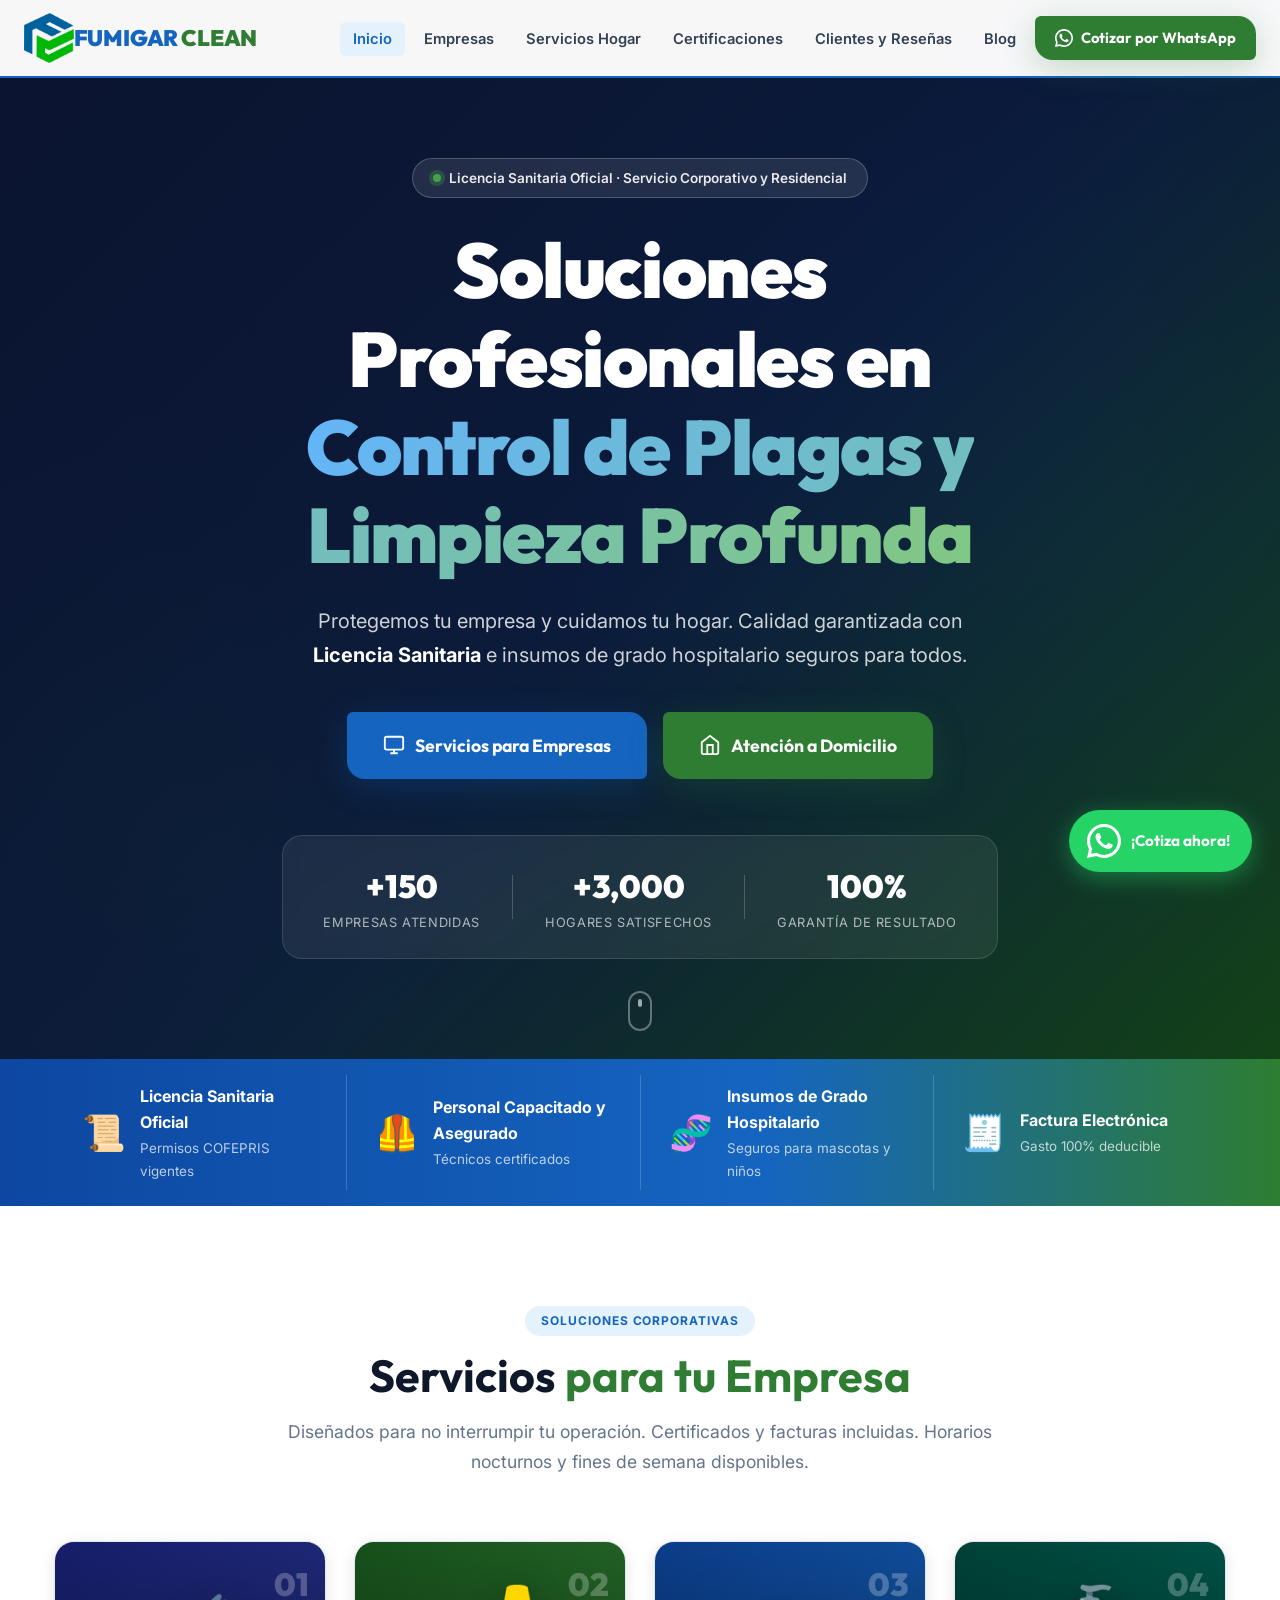
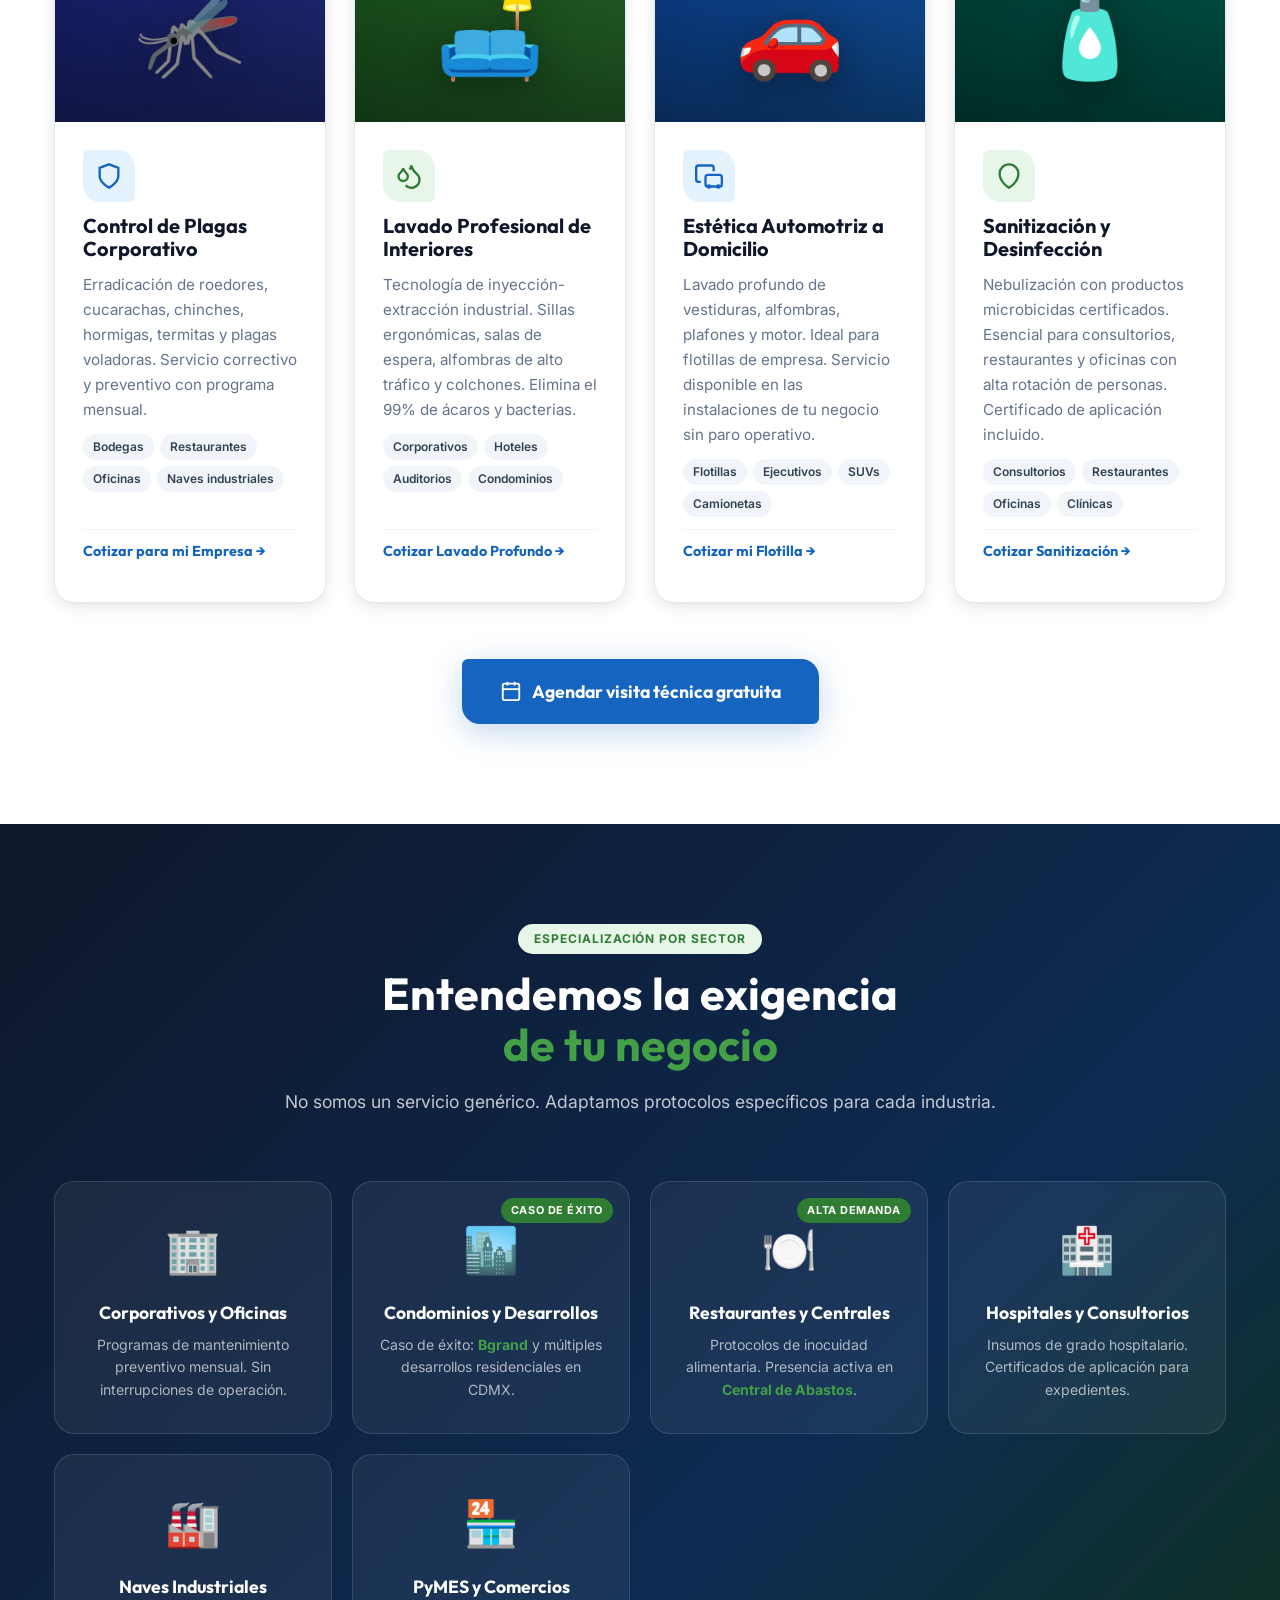
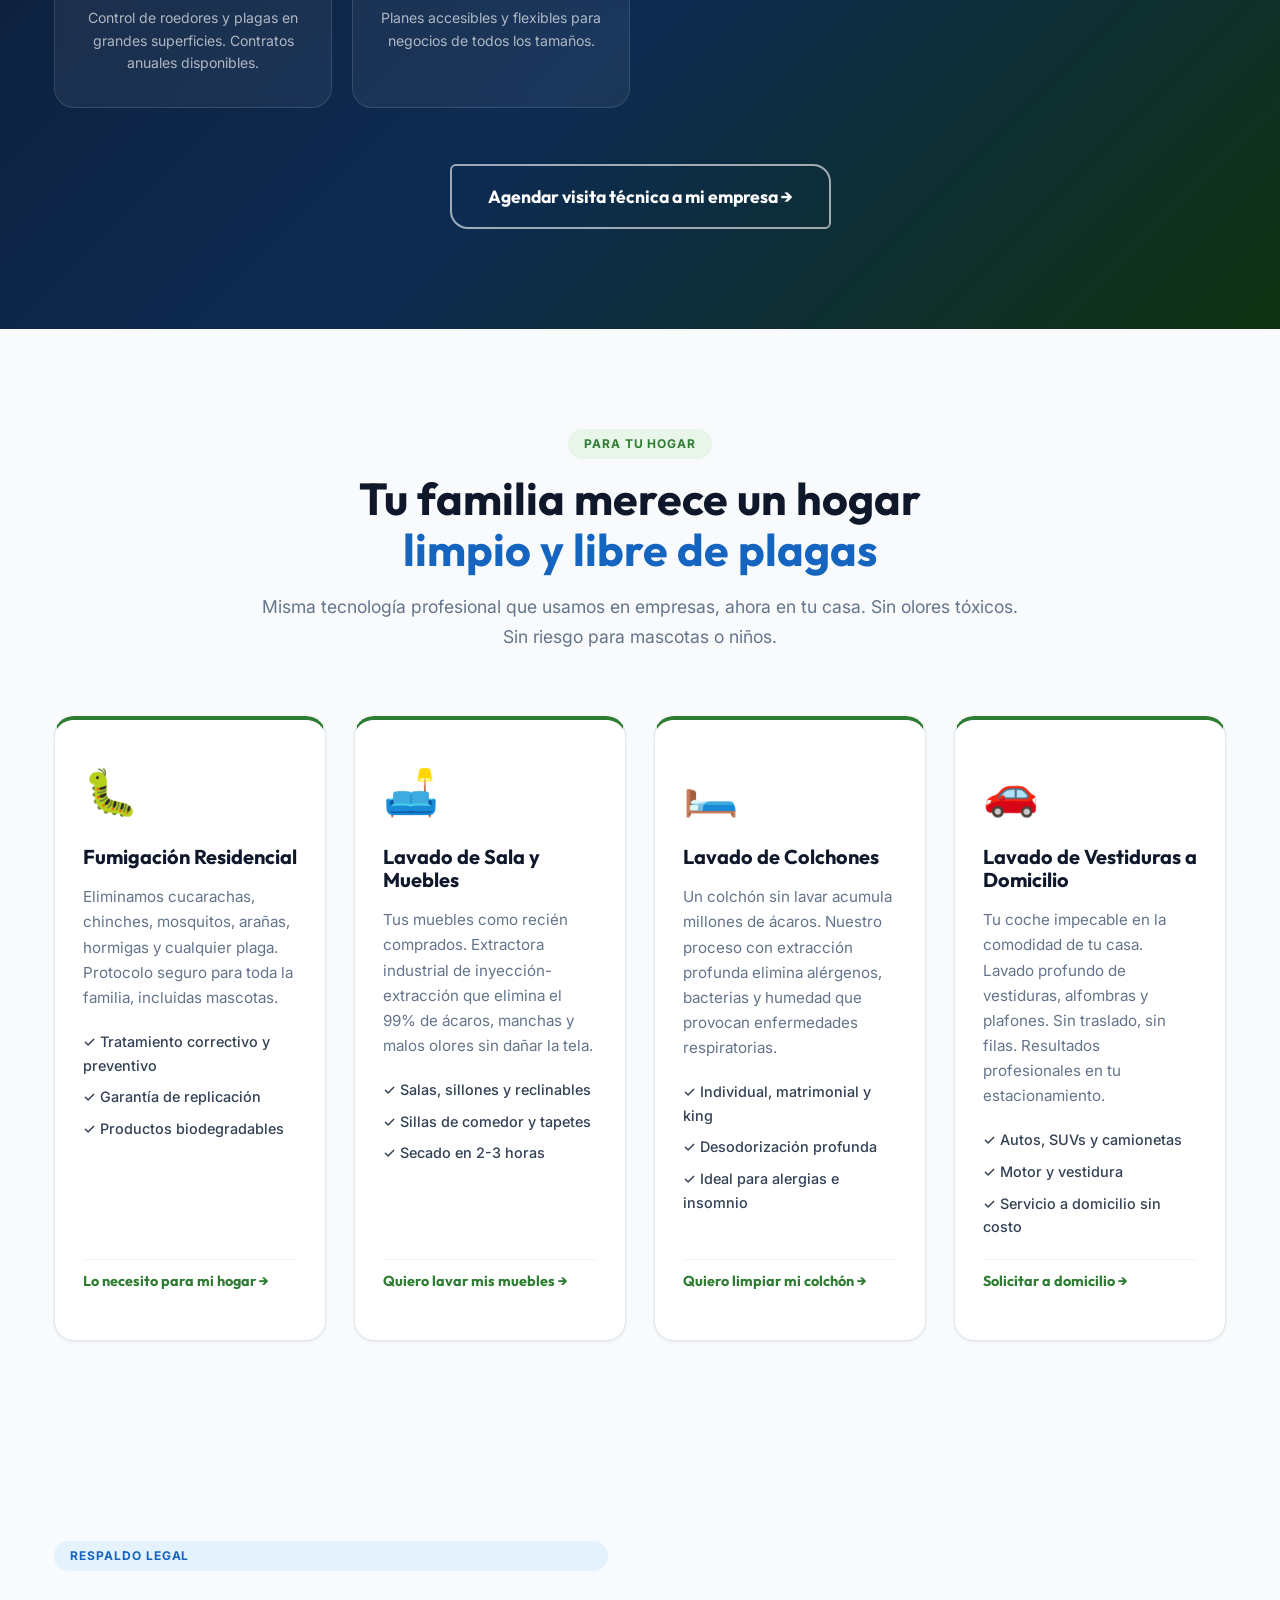
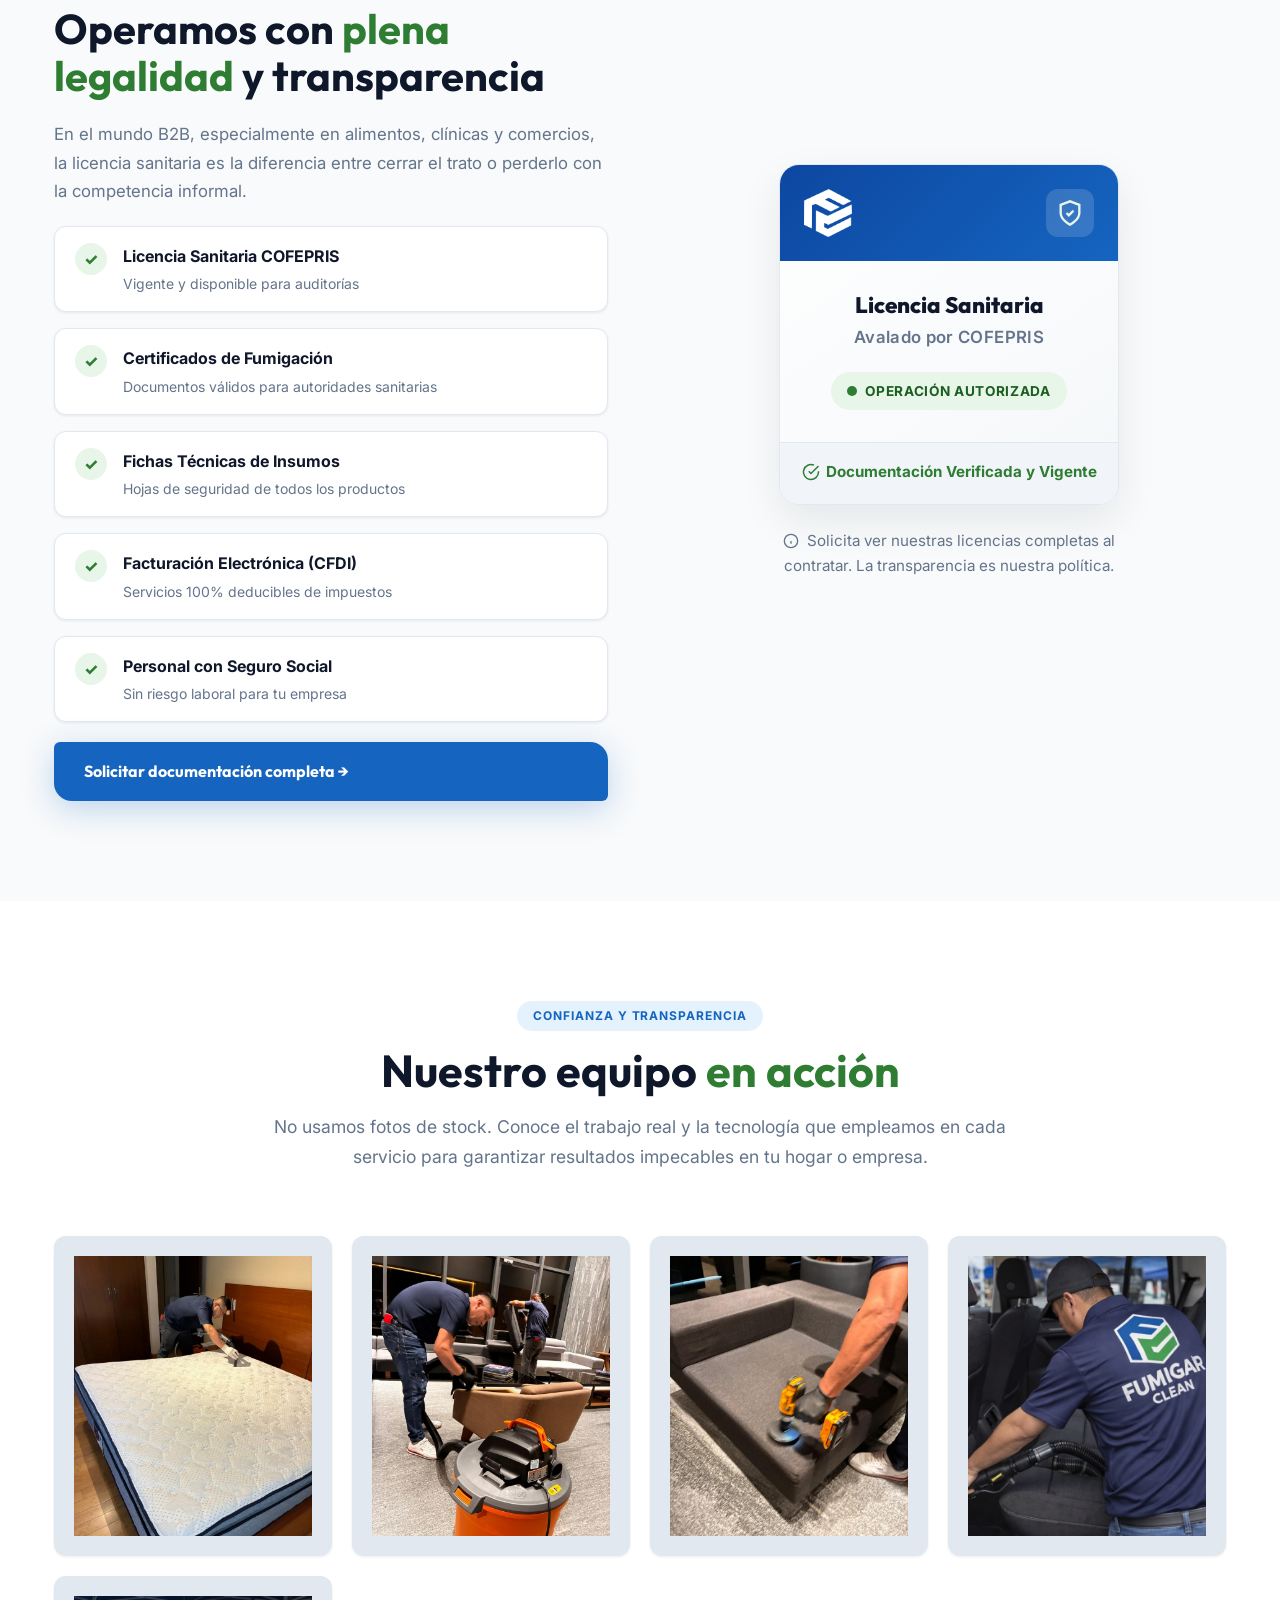
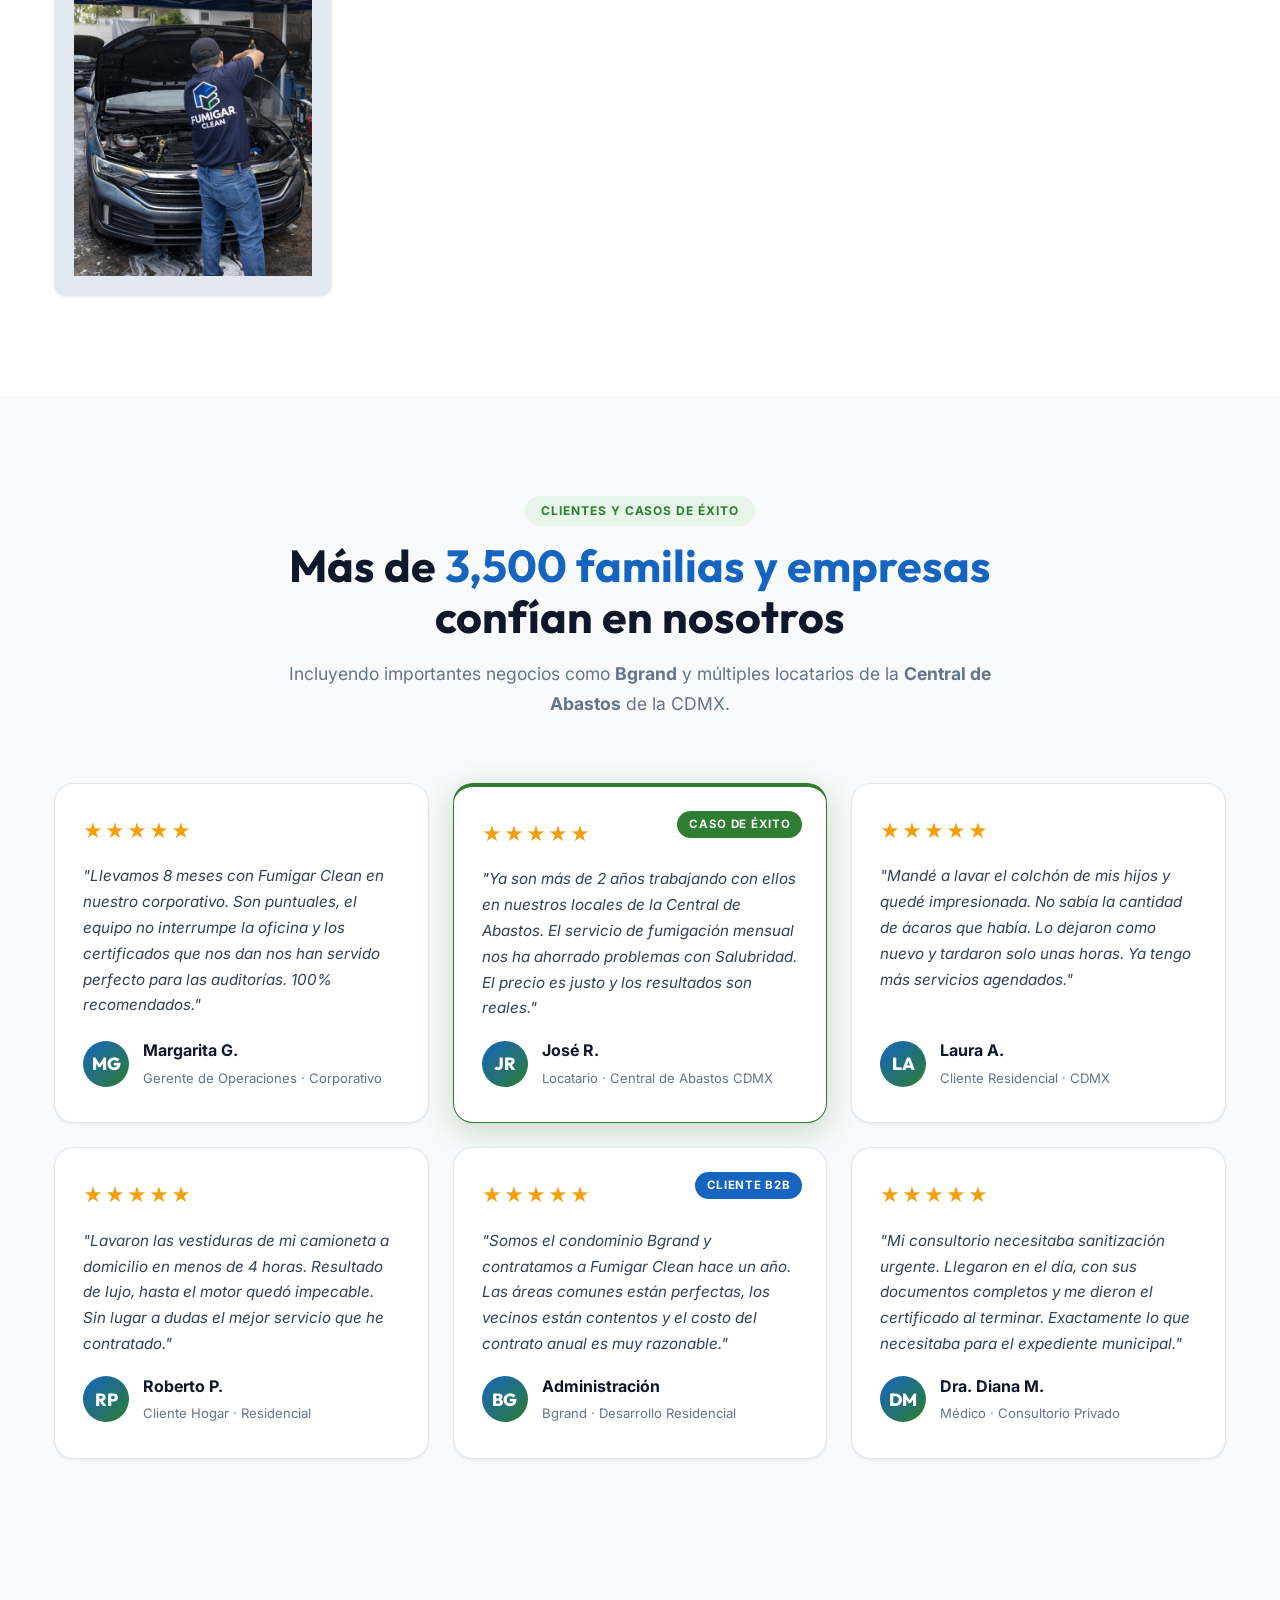
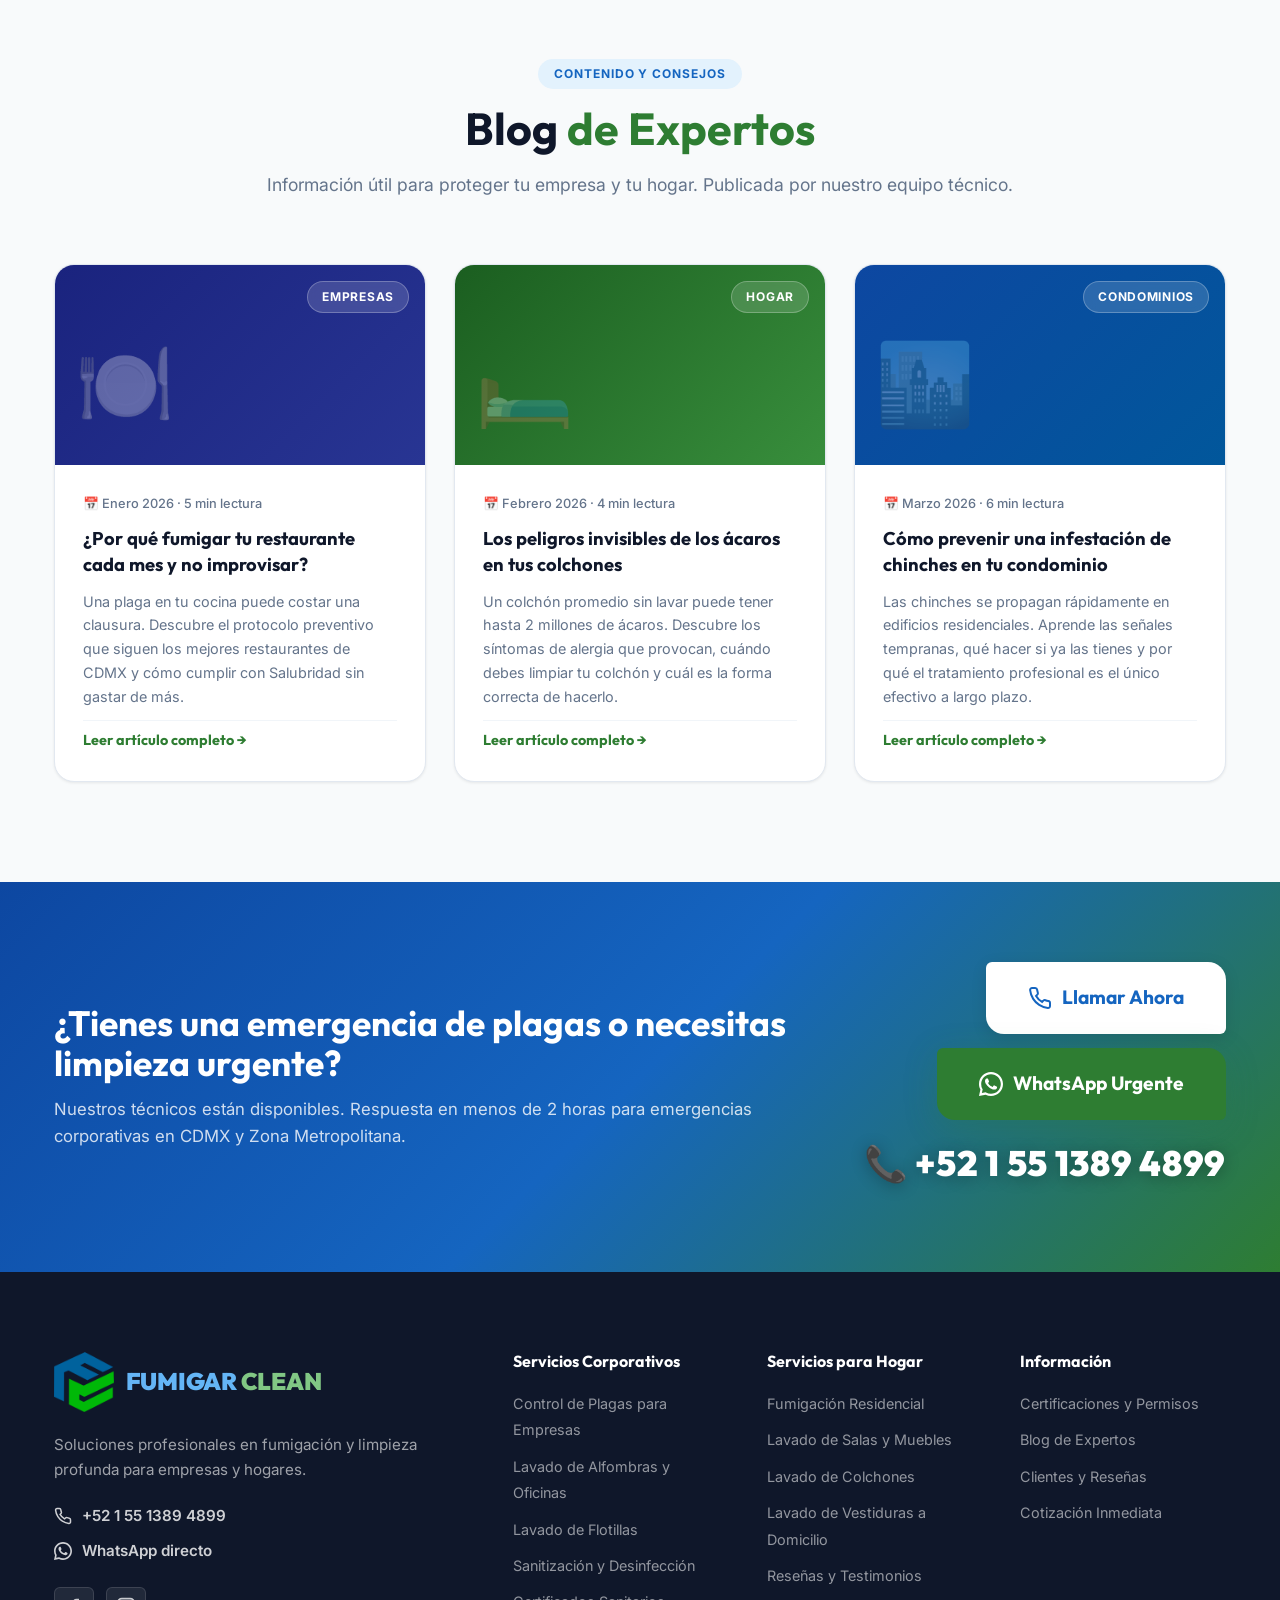
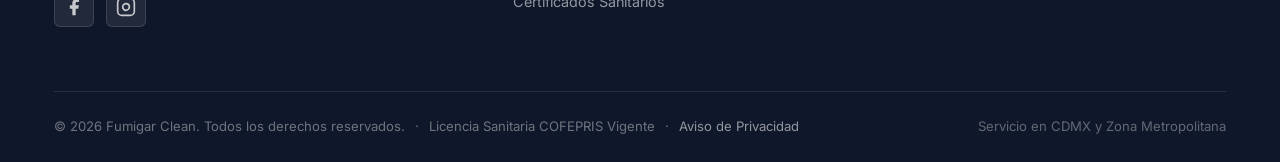
<file: index.html>
<!DOCTYPE html>
<html lang="es">
<head>
    <meta charset="UTF-8">
    <meta name="viewport" content="width=device-width, initial-scale=1.0">
    <title>Fumigar Clean | Control de Plagas y Limpieza Profesional para Empresas y Hogar</title>
    <meta name="description" content="Soluciones profesionales en control de plagas, fumigación y limpieza profunda para empresas y hogares. Licencia Sanitaria oficial. Llama o WhatsApp: +52 1 55 1389 4899.">
    <meta name="keywords" content="fumigación empresas, control de plagas, lavado de muebles, limpieza profunda, fumigacion CDMX, lavado colchones, limpieza oficinas">
    <link rel="preconnect" href="https://fonts.googleapis.com">
    <link rel="preconnect" href="https://fonts.gstatic.com" crossorigin>
    <link href="https://fonts.googleapis.com/css2?family=Inter:wght@300;400;500;600;700&family=Outfit:wght@400;600;700;800;900&display=swap" rel="stylesheet">
    <link rel="stylesheet" href="styles.css">
</head>
<body>

    <!-- ======================== STICKY NAVIGATION ======================== -->
    <nav class="navbar" id="navbar">
        <div class="nav-container">
            <a href="#inicio" class="nav-logo">
                <img src="logo.png" alt="Fumigar Clean" class="logo-img">
                <span class="logo-wordmark"><span class="logo-blue">FUMIGAR</span> <span class="logo-green">CLEAN</span></span>
            </a>
            <button class="nav-toggle" id="navToggle" aria-label="Abrir menú">
                <span></span><span></span><span></span>
            </button>
            <ul class="nav-menu" id="navMenu">
                <li><a href="#inicio" class="nav-link">Inicio</a></li>
                <li><a href="#servicios-b2b" class="nav-link">Empresas</a></li>
                <li><a href="#servicios-b2c" class="nav-link">Servicios Hogar</a></li>
                <li><a href="#certificaciones" class="nav-link">Certificaciones</a></li>
                <li><a href="#resenas" class="nav-link">Clientes y Reseñas</a></li>
                <li><a href="#blog" class="nav-link">Blog</a></li>
                <li>
                    <a href="https://wa.me/5215513894899?text=Hola%2C%20quiero%20cotizar%20un%20servicio%20de%20Fumigar%20Clean" class="btn-nav-cta" target="_blank" rel="noopener">
                        <svg width="18" height="18" viewBox="0 0 24 24" fill="currentColor"><path d="M17.472 14.382c-.297-.149-1.758-.867-2.03-.967-.273-.099-.471-.148-.67.15-.197.297-.767.966-.94 1.164-.173.199-.347.223-.644.075-.297-.15-1.255-.463-2.39-1.475-.883-.788-1.48-1.761-1.653-2.059-.173-.297-.018-.458.13-.606.134-.133.298-.347.446-.52.149-.174.198-.298.298-.497.099-.198.05-.371-.025-.52-.075-.149-.669-1.612-.916-2.207-.242-.579-.487-.5-.669-.51-.173-.008-.371-.01-.57-.01-.198 0-.52.074-.792.372-.272.297-1.04 1.016-1.04 2.479 0 1.462 1.065 2.875 1.213 3.074.149.198 2.096 3.2 5.077 4.487.709.306 1.262.489 1.694.625.712.227 1.36.195 1.871.118.571-.085 1.758-.719 2.006-1.413.248-.694.248-1.289.173-1.413-.074-.124-.272-.198-.57-.347z"/><path d="M12 0C5.373 0 0 5.373 0 12c0 2.025.505 3.927 1.395 5.59L0 24l6.613-1.367A11.945 11.945 0 0 0 12 24c6.627 0 12-5.373 12-12S18.627 0 12 0zm0 21.818a9.806 9.806 0 0 1-5.032-1.383l-.36-.214-3.726.769.792-3.625-.234-.374A9.795 9.795 0 0 1 2.182 12C2.182 6.57 6.57 2.182 12 2.182c5.43 0 9.818 4.388 9.818 9.818 0 5.43-4.388 9.818-9.818 9.818z"/></svg>
                        Cotizar por WhatsApp
                    </a>
                </li>
            </ul>
        </div>
    </nav>

    <!-- ======================== HERO SECTION ======================== -->
    <section class="hero" id="inicio">
        <div class="hero-bg">
            <!-- Imagen real del sofá como fondo -->
            <div class="hero-img-overlay"></div>
        </div>
        <div class="hero-content">
            <div class="hero-badge animate-up">
                <span class="badge-dot"></span> Licencia Sanitaria Oficial · Servicio Corporativo y Residencial
            </div>
            <h1 class="hero-title animate-up delay-1">Soluciones Profesionales en<br><span class="text-gradient-hero">Control de Plagas y<br>Limpieza Profunda</span></h1>
            <p class="hero-subtitle animate-up delay-2">Protegemos tu empresa y cuidamos tu hogar. Calidad garantizada con <strong>Licencia Sanitaria</strong> e insumos de grado hospitalario seguros para todos.</p>
            <div class="hero-ctas animate-up delay-3">
                <a href="#servicios-b2b" class="btn btn-primary btn-hero">
                    <svg width="22" height="22" viewBox="0 0 24 24" fill="none" stroke="currentColor" stroke-width="2"><rect x="2" y="3" width="20" height="14" rx="2"/><path d="M8 21h8M12 17v4"/></svg>
                    Servicios para Empresas
                </a>
                <a href="https://wa.me/5215513894899?text=Hola%2C%20necesito%20un%20servicio%20a%20domicilio" class="btn btn-secondary btn-hero" target="_blank" rel="noopener">
                    <svg width="22" height="22" viewBox="0 0 24 24" fill="none" stroke="currentColor" stroke-width="2"><path d="M3 9l9-7 9 7v11a2 2 0 01-2 2H5a2 2 0 01-2-2z"/><polyline points="9 22 9 12 15 12 15 22"/></svg>
                    Atención a Domicilio
                </a>
            </div>
            <div class="hero-stats animate-up delay-4">
                <div class="stat"><strong>+150</strong><span>Empresas atendidas</span></div>
                <div class="stat-divider"></div>
                <div class="stat"><strong>+3,000</strong><span>Hogares satisfechos</span></div>
                <div class="stat-divider"></div>
                <div class="stat"><strong>100%</strong><span>Garantía de resultado</span></div>
            </div>
        </div>
        <div class="hero-scroll-indicator">
            <span></span>
        </div>
    </section>

    <!-- ======================== TRUST BANNER ======================== -->
    <section class="trust-banner">
        <div class="trust-container">
            <div class="trust-item">
                <div class="trust-icon">📜</div>
                <div>
                    <strong>Licencia Sanitaria Oficial</strong>
                    <span>Permisos COFEPRIS vigentes</span>
                </div>
            </div>
            <div class="trust-sep"></div>
            <div class="trust-item">
                <div class="trust-icon">🦺</div>
                <div>
                    <strong>Personal Capacitado y Asegurado</strong>
                    <span>Técnicos certificados</span>
                </div>
            </div>
            <div class="trust-sep"></div>
            <div class="trust-item">
                <div class="trust-icon">🧬</div>
                <div>
                    <strong>Insumos de Grado Hospitalario</strong>
                    <span>Seguros para mascotas y niños</span>
                </div>
            </div>
            <div class="trust-sep"></div>
            <div class="trust-item">
                <div class="trust-icon">🧾</div>
                <div>
                    <strong>Factura Electrónica</strong>
                    <span>Gasto 100% deducible</span>
                </div>
            </div>
        </div>
    </section>

    <!-- ======================== SERVICIOS B2B ======================== -->
    <section class="services-section" id="servicios-b2b">
        <div class="container">
            <div class="section-header">
                <span class="section-tag tag-blue">Soluciones Corporativas</span>
                <h2>Servicios <span class="text-green">para tu Empresa</span></h2>
                <p>Diseñados para no interrumpir tu operación. Certificados y facturas incluidas. Horarios nocturnos y fines de semana disponibles.</p>
            </div>

            <div class="services-grid-4">

                <!-- Servicio 1 -->
                <div class="service-card card-animate">
                    <div class="service-card-img bg-fumigacion">
                        <div class="card-img-overlay"></div>
                        <div class="service-num">01</div>
                    </div>
                    <div class="service-body">
                        <div class="service-icon-wrap icon-blue">
                            <svg width="28" height="28" viewBox="0 0 24 24" fill="none" stroke="currentColor" stroke-width="2"><path d="M12 22s8-4 8-10V5l-8-3-8 3v7c0 6 8 10 8 10z"/></svg>
                        </div>
                        <h3>Control de Plagas Corporativo</h3>
                        <p>Erradicación de roedores, cucarachas, chinches, hormigas, termitas y plagas voladoras. Servicio correctivo y preventivo con programa mensual.</p>
                        <div class="service-tags">
                            <span>Bodegas</span><span>Restaurantes</span><span>Oficinas</span><span>Naves industriales</span>
                        </div>
                        <a href="https://wa.me/5215513894899?text=Hola%2C%20quiero%20cotizar%20Control%20de%20Plagas%20para%20mi%20empresa" class="btn-service" target="_blank" rel="noopener">Cotizar para mi Empresa →</a>
                    </div>
                </div>

                <!-- Servicio 2 -->
                <div class="service-card card-animate">
                    <div class="service-card-img bg-lavado">
                        <div class="card-img-overlay"></div>
                        <div class="service-num">02</div>
                    </div>
                    <div class="service-body">
                        <div class="service-icon-wrap icon-green">
                            <svg width="28" height="28" viewBox="0 0 24 24" fill="none" stroke="currentColor" stroke-width="2"><path d="M7 16.3c2.2 0 4-1.83 4-4.05 0-1.16-.57-2.26-1.71-3.19S7.29 6.75 7 5.3c-.29 1.45-1.14 2.84-2.29 3.76S3 11.1 3 12.25c0 2.22 1.8 4.05 4 4.05z"/><path d="M12.56 6.6A10.97 10.97 0 0 0 14 3.02c.5 2.5 2 4.9 4 6.5s3 3.5 3 5.5a6.98 6.98 0 0 1-11.91 4.97"/></svg>
                        </div>
                        <h3>Lavado Profesional de Interiores</h3>
                        <p>Tecnología de inyección-extracción industrial. Sillas ergonómicas, salas de espera, alfombras de alto tráfico y colchones. Elimina el 99% de ácaros y bacterias.</p>
                        <div class="service-tags">
                            <span>Corporativos</span><span>Hoteles</span><span>Auditorios</span><span>Condominios</span>
                        </div>
                        <a href="https://wa.me/5215513894899?text=Hola%2C%20quiero%20cotizar%20Lavado%20Profesional%20para%20mi%20empresa" class="btn-service" target="_blank" rel="noopener">Cotizar Lavado Profundo →</a>
                    </div>
                </div>

                <!-- Servicio 3 -->
                <div class="service-card card-animate">
                    <div class="service-card-img bg-auto">
                        <div class="card-img-overlay"></div>
                        <div class="service-num">03</div>
                    </div>
                    <div class="service-body">
                        <div class="service-icon-wrap icon-blue">
                            <svg width="28" height="28" viewBox="0 0 24 24" fill="none" stroke="currentColor" stroke-width="2"><path d="M5 17H3a2 2 0 01-2-2V5a2 2 0 012-2h11a2 2 0 012 2v3"/><rect x="9" y="11" width="14" height="10" rx="2"/><circle cx="12" cy="21" r="1"/><circle cx="20" cy="21" r="1"/></svg>
                        </div>
                        <h3>Estética Automotriz a Domicilio</h3>
                        <p>Lavado profundo de vestiduras, alfombras, plafones y motor. Ideal para flotillas de empresa. Servicio disponible en las instalaciones de tu negocio sin paro operativo.</p>
                        <div class="service-tags">
                            <span>Flotillas</span><span>Ejecutivos</span><span>SUVs</span><span>Camionetas</span>
                        </div>
                        <a href="https://wa.me/5215513894899?text=Hola%2C%20quiero%20cotizar%20Lavado%20de%20Flotilla%20para%20mi%20empresa" class="btn-service" target="_blank" rel="noopener">Cotizar mi Flotilla →</a>
                    </div>
                </div>

                <!-- Servicio 4 -->
                <div class="service-card card-animate">
                    <div class="service-card-img bg-desinfeccion">
                        <div class="card-img-overlay"></div>
                        <div class="service-num">04</div>
                    </div>
                    <div class="service-body">
                        <div class="service-icon-wrap icon-green">
                            <svg width="28" height="28" viewBox="0 0 24 24" fill="none" stroke="currentColor" stroke-width="2"><path d="M12 22s-8-4.5-8-11.8A8 8 0 0 1 12 2a8 8 0 0 1 8 8.2c0 7.3-8 11.8-8 11.8z"/></svg>
                        </div>
                        <h3>Sanitización y Desinfección</h3>
                        <p>Nebulización con productos microbicidas certificados. Esencial para consultorios, restaurantes y oficinas con alta rotación de personas. Certificado de aplicación incluido.</p>
                        <div class="service-tags">
                            <span>Consultorios</span><span>Restaurantes</span><span>Oficinas</span><span>Clínicas</span>
                        </div>
                        <a href="https://wa.me/5215513894899?text=Hola%2C%20quiero%20cotizar%20Sanitizaci%C3%B3n%20para%20mi%20empresa" class="btn-service" target="_blank" rel="noopener">Cotizar Sanitización →</a>
                    </div>
                </div>

            </div>

            <div class="section-cta-wrap">
                <a href="https://wa.me/5215513894899?text=Hola%2C%20quiero%20agendar%20una%20visita%20t%C3%A9cnica%20para%20cotizar" class="btn btn-primary btn-lg" target="_blank" rel="noopener">
                    <svg width="22" height="22" viewBox="0 0 24 24" fill="none" stroke="currentColor" stroke-width="2"><rect x="3" y="4" width="18" height="18" rx="2"/><line x1="16" y1="2" x2="16" y2="6"/><line x1="8" y1="2" x2="8" y2="6"/><line x1="3" y1="10" x2="21" y2="10"/></svg>
                    Agendar visita técnica gratuita
                </a>
            </div>
        </div>
    </section>

    <!-- ======================== INDUSTRIAS B2B ======================== -->
    <section class="industries-section">
        <div class="container">
            <div class="section-header light">
                <span class="section-tag tag-green">Especialización por Sector</span>
                <h2>Entendemos la exigencia<br><span class="text-green-light">de tu negocio</span></h2>
                <p class="text-light-gray">No somos un servicio genérico. Adaptamos protocolos específicos para cada industria.</p>
            </div>
            <div class="industries-grid">
                <div class="industry-card card-animate">
                    <div class="industry-icon">🏢</div>
                    <h4>Corporativos y Oficinas</h4>
                    <p>Programas de mantenimiento preventivo mensual. Sin interrupciones de operación.</p>
                </div>
                <div class="industry-card card-animate">
                    <div class="industry-icon">🏙️</div>
                    <h4>Condominios y Desarrollos</h4>
                    <p>Caso de éxito: <strong>Bgrand</strong> y múltiples desarrollos residenciales en CDMX.</p>
                    <span class="industry-badge">Caso de Éxito</span>
                </div>
                <div class="industry-card card-animate">
                    <div class="industry-icon">🍽️</div>
                    <h4>Restaurantes y Centrales</h4>
                    <p>Protocolos de inocuidad alimentaria. Presencia activa en <strong>Central de Abastos</strong>.</p>
                    <span class="industry-badge">Alta Demanda</span>
                </div>
                <div class="industry-card card-animate">
                    <div class="industry-icon">🏥</div>
                    <h4>Hospitales y Consultorios</h4>
                    <p>Insumos de grado hospitalario. Certificados de aplicación para expedientes.</p>
                </div>
                <div class="industry-card card-animate">
                    <div class="industry-icon">🏭</div>
                    <h4>Naves Industriales</h4>
                    <p>Control de roedores y plagas en grandes superficies. Contratos anuales disponibles.</p>
                </div>
                <div class="industry-card card-animate">
                    <div class="industry-icon">🏪</div>
                    <h4>PyMES y Comercios</h4>
                    <p>Planes accesibles y flexibles para negocios de todos los tamaños.</p>
                </div>
            </div>
            <div class="section-cta-wrap">
                <a href="https://wa.me/5215513894899?text=Hola%2C%20quiero%20informaci%C3%B3n%20del%20servicio%20para%20mi%20industria" class="btn btn-outline-white btn-lg" target="_blank" rel="noopener">
                    Agendar visita técnica a mi empresa →
                </a>
            </div>
        </div>
    </section>

    <!-- ======================== SERVICIOS B2C ======================== -->
    <section class="services-section bg-light" id="servicios-b2c">
        <div class="container">
            <div class="section-header">
                <span class="section-tag tag-green">Para tu Hogar</span>
                <h2>Tu familia merece un hogar<br><span class="text-blue">limpio y libre de plagas</span></h2>
                <p>Misma tecnología profesional que usamos en empresas, ahora en tu casa. Sin olores tóxicos. Sin riesgo para mascotas o niños.</p>
            </div>
            <div class="b2c-grid">
                <div class="b2c-card card-animate">
                    <div class="b2c-icon">🐛</div>
                    <h3>Fumigación Residencial</h3>
                    <p>Eliminamos cucarachas, chinches, mosquitos, arañas, hormigas y cualquier plaga. Protocolo seguro para toda la familia, incluidas mascotas.</p>
                    <ul class="b2c-list">
                        <li>✓ Tratamiento correctivo y preventivo</li>
                        <li>✓ Garantía de replicación</li>
                        <li>✓ Productos biodegradables</li>
                    </ul>
                    <a href="https://wa.me/5215513894899?text=Hola%2C%20necesito%20fumigaci%C3%B3n%20para%20mi%20hogar" class="btn-service-green" target="_blank" rel="noopener">Lo necesito para mi hogar →</a>
                </div>
                <div class="b2c-card card-animate">
                    <div class="b2c-icon">🛋️</div>
                    <h3>Lavado de Sala y Muebles</h3>
                    <p>Tus muebles como recién comprados. Extractora industrial de inyección-extracción que elimina el 99% de ácaros, manchas y malos olores sin dañar la tela.</p>
                    <ul class="b2c-list">
                        <li>✓ Salas, sillones y reclinables</li>
                        <li>✓ Sillas de comedor y tapetes</li>
                        <li>✓ Secado en 2-3 horas</li>
                    </ul>
                    <a href="https://wa.me/5215513894899?text=Hola%2C%20necesito%20lavar%20mis%20muebles%20de%20sala" class="btn-service-green" target="_blank" rel="noopener">Quiero lavar mis muebles →</a>
                </div>
                <div class="b2c-card card-animate">
                    <div class="b2c-icon">🛏️</div>
                    <h3>Lavado de Colchones</h3>
                    <p>Un colchón sin lavar acumula millones de ácaros. Nuestro proceso con extracción profunda elimina alérgenos, bacterias y humedad que provocan enfermedades respiratorias.</p>
                    <ul class="b2c-list">
                        <li>✓ Individual, matrimonial y king</li>
                        <li>✓ Desodorización profunda</li>
                        <li>✓ Ideal para alergias e insomnio</li>
                    </ul>
                    <a href="https://wa.me/5215513894899?text=Hola%2C%20quiero%20lavar%20mi%20colch%C3%B3n" class="btn-service-green" target="_blank" rel="noopener">Quiero limpiar mi colchón →</a>
                </div>
                <div class="b2c-card card-animate">
                    <div class="b2c-icon">🚗</div>
                    <h3>Lavado de Vestiduras a Domicilio</h3>
                    <p>Tu coche impecable en la comodidad de tu casa. Lavado profundo de vestiduras, alfombras y plafones. Sin traslado, sin filas. Resultados profesionales en tu estacionamiento.</p>
                    <ul class="b2c-list">
                        <li>✓ Autos, SUVs y camionetas</li>
                        <li>✓ Motor y vestidura</li>
                        <li>✓ Servicio a domicilio sin costo</li>
                    </ul>
                    <a href="https://wa.me/5215513894899?text=Hola%2C%20quiero%20lavar%20las%20vestiduras%20de%20mi%20coche" class="btn-service-green" target="_blank" rel="noopener">Solicitar a domicilio →</a>
                </div>
            </div>
        </div>
    </section>

    <!-- ======================== CERTIFICACIONES ======================== -->
    <section class="cert-section" id="certificaciones">
        <div class="container">
            <div class="cert-wrapper">
                <div class="cert-content card-animate">
                    <span class="section-tag tag-blue">Respaldo Legal</span>
                    <h2>Operamos con <span class="text-green">plena legalidad</span> y transparencia</h2>
                    <p>En el mundo B2B, especialmente en alimentos, clínicas y comercios, la licencia sanitaria es la diferencia entre cerrar el trato o perderlo con la competencia informal.</p>
                    <div class="cert-list">
                        <div class="cert-item">
                            <div class="cert-check">✓</div>
                            <div>
                                <strong>Licencia Sanitaria COFEPRIS</strong>
                                <span>Vigente y disponible para auditorías</span>
                            </div>
                        </div>
                        <div class="cert-item">
                            <div class="cert-check">✓</div>
                            <div>
                                <strong>Certificados de Fumigación</strong>
                                <span>Documentos válidos para autoridades sanitarias</span>
                            </div>
                        </div>
                        <div class="cert-item">
                            <div class="cert-check">✓</div>
                            <div>
                                <strong>Fichas Técnicas de Insumos</strong>
                                <span>Hojas de seguridad de todos los productos</span>
                            </div>
                        </div>
                        <div class="cert-item">
                            <div class="cert-check">✓</div>
                            <div>
                                <strong>Facturación Electrónica (CFDI)</strong>
                                <span>Servicios 100% deducibles de impuestos</span>
                            </div>
                        </div>
                        <div class="cert-item">
                            <div class="cert-check">✓</div>
                            <div>
                                <strong>Personal con Seguro Social</strong>
                                <span>Sin riesgo laboral para tu empresa</span>
                            </div>
                        </div>
                    </div>
                    <a href="https://wa.me/5215513894899?text=Hola%2C%20quisiera%20ver%20sus%20documentos%20y%20certificaciones" class="btn btn-primary" target="_blank" rel="noopener">
                        Solicitar documentación completa →
                    </a>
                </div>
                <div class="cert-visual card-animate">
                    <div class="cert-card-premium">
                        <div class="cert-card-header">
                            <img src="logo.png" alt="Fumigar Clean" class="cert-card-logo">
                            <div class="cert-shield-icon">
                                <svg width="28" height="28" viewBox="0 0 24 24" fill="none" stroke="currentColor" stroke-width="2"><path d="M12 22s8-4 8-10V5l-8-3-8 3v7c0 6 8 10 8 10z"/><polyline points="9 12 11 14 15 10"/></svg>
                            </div>
                        </div>
                        <div class="cert-card-body">
                            <h4>Licencia Sanitaria</h4>
                            <div class="cert-agency">Avalado por COFEPRIS</div>
                            <div class="cert-status">
                                <span class="pulse-dot"></span> Operación Autorizada
                            </div>
                        </div>
                        <div class="cert-card-footer">
                            <div class="cert-verified-tag">
                                <svg width="18" height="18" viewBox="0 0 24 24" fill="none" stroke="currentColor" stroke-width="2"><path d="M22 11.08V12a10 10 0 1 1-5.93-9.14"/><polyline points="22 4 12 14.01 9 11.01"/></svg>
                                Documentación Verificada y Vigente
                            </div>
                        </div>
                    </div>
                    <div class="cert-note">
                        <svg width="16" height="16" viewBox="0 0 24 24" fill="none" stroke="currentColor" stroke-width="2" style="vertical-align: middle; margin-top: -2px; margin-right: 4px;"><circle cx="12" cy="12" r="10"/><line x1="12" y1="16" x2="12" y2="12"/><line x1="12" y1="8" x2="12.01" y2="8"/></svg>
                        Solicita ver nuestras licencias completas al contratar. La transparencia es nuestra política.
                    </div>
                </div>
            </div>
        </div>
    </section>

    <!-- ======================== GALERÍA DE TRABAJOS REALES ======================== -->
    <section class="gallery-section" id="galeria">
        <div class="container">
            <div class="section-header">
                <span class="section-tag tag-blue">Confianza y Transparencia</span>
                <h2>Nuestro equipo <span class="text-green">en acción</span></h2>
                <p>No usamos fotos de stock. Conoce el trabajo real y la tecnología que empleamos en cada servicio para garantizar resultados impecables en tu hogar o empresa.</p>
            </div>
            <div class="gallery-grid">
                <div class="gallery-item card-animate">
                    <img src="galeria-colchon.jpg" alt="Lavado profundo de colchón">
                    <div class="gallery-overlay">
                        <span>Lavado Extra Profundo de Colchones</span>
                    </div>
                </div>
                <div class="gallery-item card-animate">
                    <img src="galeria-muebles1.jpg" alt="Lavado de sala con inyección succión">
                    <div class="gallery-overlay">
                        <span>Tecnología de Inyección-Extracción</span>
                    </div>
                </div>
                <div class="gallery-item card-animate">
                    <img src="galeria-muebles2.jpg" alt="Lavado de muebles a detalle">
                    <div class="gallery-overlay">
                        <span>Detallado de Muebles Finos</span>
                    </div>
                </div>
                <div class="gallery-item card-animate">
                    <img src="galeria-auto1.jpg" alt="Lavado de vestiduras de auto">
                    <div class="gallery-overlay">
                        <span>Lavado de Vestiduras Automotrices</span>
                    </div>
                </div>
                <div class="gallery-item card-animate">
                    <img src="galeria-auto2.jpg" alt="Estética de motor a domicilio">
                     <div class="gallery-overlay">
                        <span>Estética Exterior y de Motor</span>
                    </div>
                </div>
            </div>
        </div>
    </section>

    <!-- ======================== RESEÑAS ======================== -->
    <section class="reviews-section bg-light" id="resenas">
        <div class="container">
            <div class="section-header">
                <span class="section-tag tag-green">Clientes y Casos de Éxito</span>
                <h2>Más de <span class="text-blue">3,500 familias y empresas</span><br>confían en nosotros</h2>
                <p>Incluyendo importantes negocios como <strong>Bgrand</strong> y múltiples locatarios de la <strong>Central de Abastos</strong> de la CDMX.</p>
            </div>
            <div class="reviews-grid">

                <div class="review-card card-animate">
                    <div class="review-stars">★★★★★</div>
                    <p>"Llevamos 8 meses con Fumigar Clean en nuestro corporativo. Son puntuales, el equipo no interrumpe la oficina y los certificados que nos dan nos han servido perfecto para las auditorías. 100% recomendados."</p>
                    <div class="review-author">
                        <div class="review-avatar">MG</div>
                        <div>
                            <strong>Margarita G.</strong>
                            <span>Gerente de Operaciones · Corporativo</span>
                        </div>
                    </div>
                </div>

                <div class="review-card card-animate featured">
                    <div class="review-stars">★★★★★</div>
                    <p>"Ya son más de 2 años trabajando con ellos en nuestros locales de la Central de Abastos. El servicio de fumigación mensual nos ha ahorrado problemas con Salubridad. El precio es justo y los resultados son reales."</p>
                    <div class="review-author">
                        <div class="review-avatar">JR</div>
                        <div>
                            <strong>José R.</strong>
                            <span>Locatario · Central de Abastos CDMX</span>
                        </div>
                    </div>
                    <div class="review-featured-label">Caso de Éxito</div>
                </div>

                <div class="review-card card-animate">
                    <div class="review-stars">★★★★★</div>
                    <p>"Mandé a lavar el colchón de mis hijos y quedé impresionada. No sabía la cantidad de ácaros que había. Lo dejaron como nuevo y tardaron solo unas horas. Ya tengo más servicios agendados."</p>
                    <div class="review-author">
                        <div class="review-avatar">LA</div>
                        <div>
                            <strong>Laura A.</strong>
                            <span>Cliente Residencial · CDMX</span>
                        </div>
                    </div>
                </div>

                <div class="review-card card-animate">
                    <div class="review-stars">★★★★★</div>
                    <p>"Lavaron las vestiduras de mi camioneta a domicilio en menos de 4 horas. Resultado de lujo, hasta el motor quedó impecable. Sin lugar a dudas el mejor servicio que he contratado."</p>
                    <div class="review-author">
                        <div class="review-avatar">RP</div>
                        <div>
                            <strong>Roberto P.</strong>
                            <span>Cliente Hogar · Residencial</span>
                        </div>
                    </div>
                </div>

                <div class="review-card card-animate">
                    <div class="review-stars">★★★★★</div>
                    <p>"Somos el condominio Bgrand y contratamos a Fumigar Clean hace un año. Las áreas comunes están perfectas, los vecinos están contentos y el costo del contrato anual es muy razonable."</p>
                    <div class="review-author">
                        <div class="review-avatar">BG</div>
                        <div>
                            <strong>Administración</strong>
                            <span>Bgrand · Desarrollo Residencial</span>
                        </div>
                    </div>
                    <div class="review-featured-label" style="background:var(--blue)">Cliente B2B</div>
                </div>

                <div class="review-card card-animate">
                    <div class="review-stars">★★★★★</div>
                    <p>"Mi consultorio necesitaba sanitización urgente. Llegaron en el día, con sus documentos completos y me dieron el certificado al terminar. Exactamente lo que necesitaba para el expediente municipal."</p>
                    <div class="review-author">
                        <div class="review-avatar">DM</div>
                        <div>
                            <strong>Dra. Diana M.</strong>
                            <span>Médico · Consultorio Privado</span>
                        </div>
                    </div>
                </div>

            </div>
        </div>
    </section>

    <!-- ======================== BLOG ======================== -->
    <section class="blog-section" id="blog">
        <div class="container">
            <div class="section-header">
                <span class="section-tag tag-blue">Contenido y Consejos</span>
                <h2>Blog <span class="text-green">de Expertos</span></h2>
                <p>Información útil para proteger tu empresa y tu hogar. Publicada por nuestro equipo técnico.</p>
            </div>
            <div class="blog-grid">
                <div class="blog-card card-animate">
                    <div class="blog-img blog-img-1">
                        <span class="blog-category">Empresas</span>
                    </div>
                    <div class="blog-body">
                        <div class="blog-meta">📅 Enero 2026 · 5 min lectura</div>
                        <h3>¿Por qué fumigar tu restaurante cada mes y no improvisar?</h3>
                        <p>Una plaga en tu cocina puede costar una clausura. Descubre el protocolo preventivo que siguen los mejores restaurantes de CDMX y cómo cumplir con Salubridad sin gastar de más.</p>
                        <a href="blog-fumigacion-restaurantes.html" class="blog-link">Leer artículo completo →</a>
                    </div>
                </div>
                <div class="blog-card card-animate">
                    <div class="blog-img blog-img-2">
                        <span class="blog-category">Hogar</span>
                    </div>
                    <div class="blog-body">
                        <div class="blog-meta">📅 Febrero 2026 · 4 min lectura</div>
                        <h3>Los peligros invisibles de los ácaros en tus colchones</h3>
                        <p>Un colchón promedio sin lavar puede tener hasta 2 millones de ácaros. Descubre los síntomas de alergia que provocan, cuándo debes limpiar tu colchón y cuál es la forma correcta de hacerlo.</p>
                        <a href="blog-acaros-colchones.html" class="blog-link">Leer artículo completo →</a>
                    </div>
                </div>
                <div class="blog-card card-animate">
                    <div class="blog-img blog-img-3">
                        <span class="blog-category">Condominios</span>
                    </div>
                    <div class="blog-body">
                        <div class="blog-meta">📅 Marzo 2026 · 6 min lectura</div>
                        <h3>Cómo prevenir una infestación de chinches en tu condominio</h3>
                        <p>Las chinches se propagan rápidamente en edificios residenciales. Aprende las señales tempranas, qué hacer si ya las tienes y por qué el tratamiento profesional es el único efectivo a largo plazo.</p>
                        <a href="blog-chinches-condominio.html" class="blog-link">Leer artículo completo →</a>
                    </div>
                </div>
            </div>
        </div>
    </section>

    <!-- ======================== CTA URGENCIA ======================== -->
    <section class="urgency-section">
        <div class="container">
            <div class="urgency-content">
                <div class="urgency-text">
                    <h2>¿Tienes una emergencia de plagas o necesitas limpieza urgente?</h2>
                    <p>Nuestros técnicos están disponibles. Respuesta en menos de 2 horas para emergencias corporativas en CDMX y Zona Metropolitana.</p>
                </div>
                <div class="urgency-actions">
                    <a href="tel:5513894899" class="btn btn-white btn-xl">
                        <svg width="24" height="24" viewBox="0 0 24 24" fill="none" stroke="currentColor" stroke-width="2"><path d="M22 16.92v3a2 2 0 01-2.18 2 19.79 19.79 0 01-8.63-3.07 19.5 19.5 0 01-6-6 19.79 19.79 0 01-3.07-8.67A2 2 0 014.11 2h3a2 2 0 012 1.72c.127.96.361 1.903.7 2.81a2 2 0 01-.45 2.11L8.09 9.91a16 16 0 006 6l1.27-1.27a2 2 0 012.11-.45c.907.339 1.85.573 2.81.7A2 2 0 0122 16.92z"/></svg>
                        Llamar Ahora
                    </a>
                    <a href="https://wa.me/5215513894899?text=Tengo%20una%20emergencia%20y%20necesito%20servicio%20urgente%20de%20Fumigar%20Clean" class="btn btn-secondary btn-xl" target="_blank" rel="noopener">
                        <svg width="24" height="24" viewBox="0 0 24 24" fill="currentColor"><path d="M17.472 14.382c-.297-.149-1.758-.867-2.03-.967-.273-.099-.471-.148-.67.15-.197.297-.767.966-.94 1.164-.173.199-.347.223-.644.075-.297-.15-1.255-.463-2.39-1.475-.883-.788-1.48-1.761-1.653-2.059-.173-.297-.018-.458.13-.606.134-.133.298-.347.446-.52.149-.174.198-.298.298-.497.099-.198.05-.371-.025-.52-.075-.149-.669-1.612-.916-2.207-.242-.579-.487-.5-.669-.51-.173-.008-.371-.01-.57-.01-.198 0-.52.074-.792.372-.272.297-1.04 1.016-1.04 2.479 0 1.462 1.065 2.875 1.213 3.074.149.198 2.096 3.2 5.077 4.487.709.306 1.262.489 1.694.625.712.227 1.36.195 1.871.118.571-.085 1.758-.719 2.006-1.413.248-.694.248-1.289.173-1.413-.074-.124-.272-.198-.57-.347z"/><path d="M12 0C5.373 0 0 5.373 0 12c0 2.025.505 3.927 1.395 5.59L0 24l6.613-1.367A11.945 11.945 0 0012 24c6.627 0 12-5.373 12-12S18.627 0 12 0zm0 21.818a9.806 9.806 0 01-5.032-1.383l-.36-.214-3.726.769.792-3.625-.234-.374A9.795 9.795 0 012.182 12C2.182 6.57 6.57 2.182 12 2.182c5.43 0 9.818 4.388 9.818 9.818 0 5.43-4.388 9.818-9.818 9.818z"/></svg>
                        WhatsApp Urgente
                    </a>
                    <div class="urgency-phone">
                        <a href="tel:5513894899">📞 +52 1 55 1389 4899</a>
                    </div>
                </div>
            </div>
        </div>
    </section>

    <!-- ======================== FOOTER ======================== -->
    <footer class="footer" id="contacto">
        <div class="container">
            <div class="footer-grid">
                <div class="footer-brand">
                    <div class="footer-logo-wrap">
                        <img src="logo.png" alt="Fumigar Clean" style="height:60px;width:auto;">
                        <span class="footer-logo-text"><span style="color:#64B5F6">FUMIGAR</span> <span style="color:#81C784">CLEAN</span></span>
                    </div>
                    <p class="footer-tagline">Soluciones profesionales en fumigación y limpieza profunda para empresas y hogares.</p>
                    <div class="footer-contact-items">
                        <a href="tel:5513894899" class="footer-contact-link">
                            <svg width="18" height="18" viewBox="0 0 24 24" fill="none" stroke="currentColor" stroke-width="2"><path d="M22 16.92v3a2 2 0 01-2.18 2 19.79 19.79 0 01-8.63-3.07 19.5 19.5 0 01-6-6 19.79 19.79 0 01-3.07-8.67A2 2 0 014.11 2h3a2 2 0 012 1.72c.127.96.361 1.903.7 2.81a2 2 0 01-.45 2.11L8.09 9.91a16 16 0 006 6l1.27-1.27a2 2 0 012.11-.45c.907.339 1.85.573 2.81.7A2 2 0 0122 16.92z"/></svg>
                            +52 1 55 1389 4899
                        </a>
                        <a href="https://wa.me/5215513894899" class="footer-contact-link" target="_blank" rel="noopener">
                            <svg width="18" height="18" viewBox="0 0 24 24" fill="currentColor"><path d="M17.472 14.382c-.297-.149-1.758-.867-2.03-.967-.273-.099-.471-.148-.67.15-.197.297-.767.966-.94 1.164-.173.199-.347.223-.644.075-.297-.15-1.255-.463-2.39-1.475-.883-.788-1.48-1.761-1.653-2.059-.173-.297-.018-.458.13-.606.134-.133.298-.347.446-.52.149-.174.198-.298.298-.497.099-.198.05-.371-.025-.52-.075-.149-.669-1.612-.916-2.207-.242-.579-.487-.5-.669-.51-.173-.008-.371-.01-.57-.01-.198 0-.52.074-.792.372-.272.297-1.04 1.016-1.04 2.479 0 1.462 1.065 2.875 1.213 3.074.149.198 2.096 3.2 5.077 4.487.709.306 1.262.489 1.694.625.712.227 1.36.195 1.871.118.571-.085 1.758-.719 2.006-1.413.248-.694.248-1.289.173-1.413-.074-.124-.272-.198-.57-.347z"/><path d="M12 0C5.373 0 0 5.373 0 12c0 2.025.505 3.927 1.395 5.59L0 24l6.613-1.367A11.945 11.945 0 0012 24c6.627 0 12-5.373 12-12S18.627 0 12 0zm0 21.818a9.806 9.806 0 01-5.032-1.383l-.36-.214-3.726.769.792-3.625-.234-.374A9.795 9.795 0 012.182 12C2.182 6.57 6.57 2.182 12 2.182c5.43 0 9.818 4.388 9.818 9.818 0 5.43-4.388 9.818-9.818 9.818z"/></svg>
                            WhatsApp directo
                        </a>
                    </div>
                    <div class="footer-social">
                        <a href="https://www.facebook.com/profile.php?id=61572472138581&locale=es_LA" class="social-btn" target="_blank" rel="noopener" aria-label="Facebook de Fumigar Clean">
                            <svg width="20" height="20" viewBox="0 0 24 24" fill="currentColor"><path d="M18 2h-3a5 5 0 00-5 5v3H7v4h3v8h4v-8h3l1-4h-4V7a1 1 0 011-1h3z"/></svg>
                        </a>
                        <a href="https://www.instagram.com/fumigar.clean/" class="social-btn" target="_blank" rel="noopener" aria-label="Instagram de Fumigar Clean">
                            <svg width="20" height="20" viewBox="0 0 24 24" fill="none" stroke="currentColor" stroke-width="2"><rect x="2" y="2" width="20" height="20" rx="5"/><path d="M16 11.37A4 4 0 1112.63 8 4 4 0 0116 11.37z"/><line x1="17.5" y1="6.5" x2="17.51" y2="6.5"/></svg>
                        </a>
                    </div>
                </div>

                <div class="footer-links">
                    <h4>Servicios Corporativos</h4>
                    <ul>
                        <li><a href="#servicios-b2b">Control de Plagas para Empresas</a></li>
                        <li><a href="#servicios-b2b">Lavado de Alfombras y Oficinas</a></li>
                        <li><a href="#servicios-b2b">Lavado de Flotillas</a></li>
                        <li><a href="#servicios-b2b">Sanitización y Desinfección</a></li>
                        <li><a href="#certificaciones">Certificados Sanitarios</a></li>
                    </ul>
                </div>

                <div class="footer-links">
                    <h4>Servicios para Hogar</h4>
                    <ul>
                        <li><a href="#servicios-b2c">Fumigación Residencial</a></li>
                        <li><a href="#servicios-b2c">Lavado de Salas y Muebles</a></li>
                        <li><a href="#servicios-b2c">Lavado de Colchones</a></li>
                        <li><a href="#servicios-b2c">Lavado de Vestiduras a Domicilio</a></li>
                        <li><a href="#resenas">Reseñas y Testimonios</a></li>
                    </ul>
                </div>

                <div class="footer-links">
                    <h4>Información</h4>
                    <ul>
                        <li><a href="#certificaciones">Certificaciones y Permisos</a></li>
                        <li><a href="#blog">Blog de Expertos</a></li>
                        <li><a href="#resenas">Clientes y Reseñas</a></li>
                        <li><a href="https://wa.me/5215513894899" target="_blank" rel="noopener">Cotización Inmediata</a></li>
                    </ul>
                </div>
            </div>

            <div class="footer-bottom">
                <div class="footer-legal">
                    <span>© 2026 Fumigar Clean. Todos los derechos reservados.</span>
                    <span>·</span>
                    <span>Licencia Sanitaria COFEPRIS Vigente</span>
                    <span>·</span>
                    <a href="#">Aviso de Privacidad</a>
                </div>
                <div class="footer-zone">
                    <span>Servicio en CDMX y Zona Metropolitana</span>
                </div>
            </div>
        </div>
    </footer>

    <!-- ======================== FLOATING WHATSAPP ======================== -->
    <a href="https://wa.me/5215513894899?text=Hola%2C%20necesito%20informaci%C3%B3n%20sobre%20los%20servicios%20de%20Fumigar%20Clean" class="floating-wa" id="floatingWA" target="_blank" rel="noopener" aria-label="Contactar por WhatsApp">
        <svg width="34" height="34" viewBox="0 0 24 24" fill="currentColor"><path d="M17.472 14.382c-.297-.149-1.758-.867-2.03-.967-.273-.099-.471-.148-.67.15-.197.297-.767.966-.94 1.164-.173.199-.347.223-.644.075-.297-.15-1.255-.463-2.39-1.475-.883-.788-1.48-1.761-1.653-2.059-.173-.297-.018-.458.13-.606.134-.133.298-.347.446-.52.149-.174.198-.298.298-.497.099-.198.05-.371-.025-.52-.075-.149-.669-1.612-.916-2.207-.242-.579-.487-.5-.669-.51-.173-.008-.371-.01-.57-.01-.198 0-.52.074-.792.372-.272.297-1.04 1.016-1.04 2.479 0 1.462 1.065 2.875 1.213 3.074.149.198 2.096 3.2 5.077 4.487.709.306 1.262.489 1.694.625.712.227 1.36.195 1.871.118.571-.085 1.758-.719 2.006-1.413.248-.694.248-1.289.173-1.413-.074-.124-.272-.198-.57-.347z"/><path d="M12 0C5.373 0 0 5.373 0 12c0 2.025.505 3.927 1.395 5.59L0 24l6.613-1.367A11.945 11.945 0 0012 24c6.627 0 12-5.373 12-12S18.627 0 12 0zm0 21.818a9.806 9.806 0 01-5.032-1.383l-.36-.214-3.726.769.792-3.625-.234-.374A9.795 9.795 0 012.182 12C2.182 6.57 6.57 2.182 12 2.182c5.43 0 9.818 4.388 9.818 9.818 0 5.43-4.388 9.818-9.818 9.818z"/></svg>
        <span class="floating-wa-label">¡Cotiza ahora!</span>
    </a>

    <script src="main.js"></script>
</body>
</html>
</file>
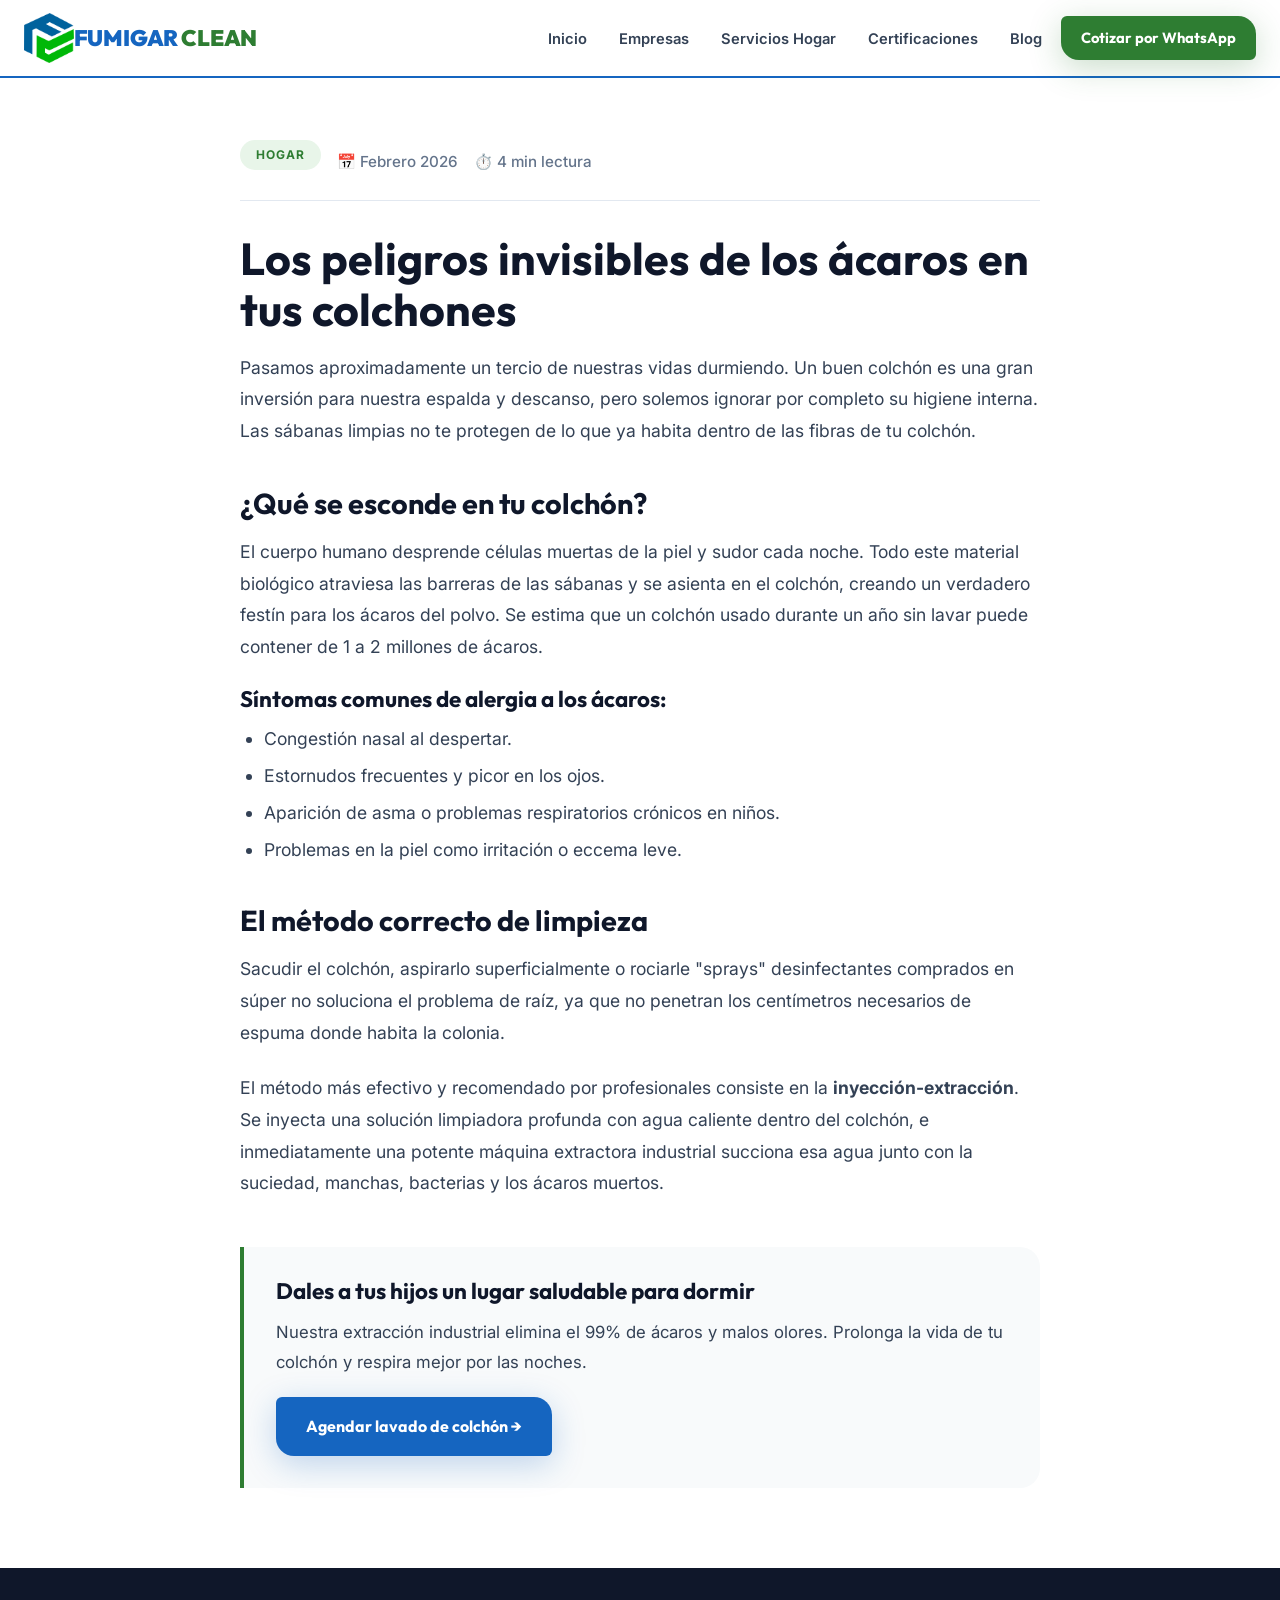
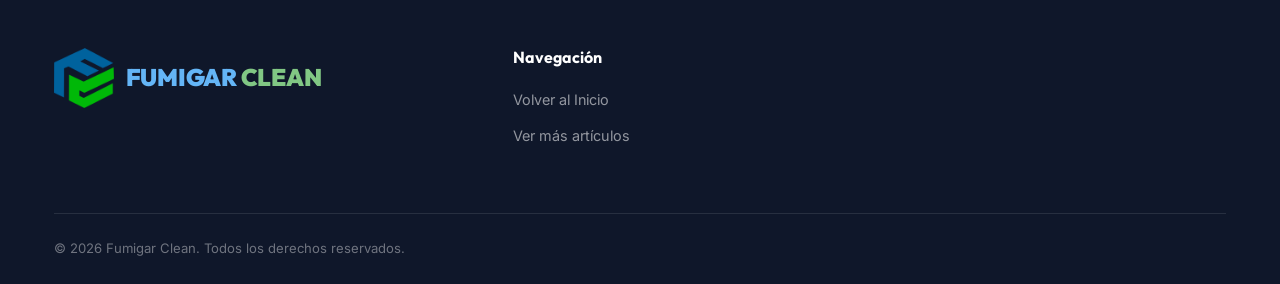
<file: blog-acaros-colchones.html>
<!DOCTYPE html>
<html lang="es">
<head>
    <meta charset="UTF-8">
    <meta name="viewport" content="width=device-width, initial-scale=1.0">
    <title>Los peligros de los ácaros en tus colchones | Fumigar Clean</title>
    <meta name="description" content="Un colchón sin lavar puede tener millones de ácaros. Descubre cuándo limpiarlo y los beneficios.">
    <link rel="preconnect" href="https://fonts.googleapis.com">
    <link rel="preconnect" href="https://fonts.gstatic.com" crossorigin>
    <link href="https://fonts.googleapis.com/css2?family=Inter:wght@300;400;500;600;700&family=Outfit:wght@400;600;700;800;900&display=swap" rel="stylesheet">
    <link rel="stylesheet" href="styles.css">
</head>
<body>

    <!-- ======================== STICKY NAVIGATION ======================== -->
    <nav class="navbar" id="navbar">
        <div class="nav-container">
            <a href="index.html" class="nav-logo">
                <img src="logo.png" alt="Fumigar Clean" class="logo-img">
                <span class="logo-wordmark"><span class="logo-blue">FUMIGAR</span> <span class="logo-green">CLEAN</span></span>
            </a>
            <button class="nav-toggle" id="navToggle" aria-label="Abrir menú">
                <span></span><span></span><span></span>
            </button>
            <ul class="nav-menu" id="navMenu">
                <li><a href="index.html#inicio" class="nav-link">Inicio</a></li>
                <li><a href="index.html#servicios-b2b" class="nav-link">Empresas</a></li>
                <li><a href="index.html#servicios-b2c" class="nav-link">Servicios Hogar</a></li>
                <li><a href="index.html#certificaciones" class="nav-link">Certificaciones</a></li>
                <li><a href="index.html#blog" class="nav-link active">Blog</a></li>
                <li>
                    <a href="https://wa.me/5215513894899?text=Hola%2C%20quiero%20cotizar%20un%20servicio%20de%20Fumigar%20Clean" class="btn-nav-cta" target="_blank" rel="noopener">
                        Cotizar por WhatsApp
                    </a>
                </li>
            </ul>
        </div>
    </nav>

    <!-- ======================== BLOG ARTICLE ======================== -->
    <main class="container blog-article">
        <div class="blog-meta">
            <span class="section-tag tag-green">Hogar</span>
            <span>📅 Febrero 2026</span>
            <span>⏱️ 4 min lectura</span>
        </div>
        
        <h1>Los peligros invisibles de los ácaros en tus colchones</h1>
        
        <p>Pasamos aproximadamente un tercio de nuestras vidas durmiendo. Un buen colchón es una gran inversión para nuestra espalda y descanso, pero solemos ignorar por completo su higiene interna. Las sábanas limpias no te protegen de lo que ya habita dentro de las fibras de tu colchón.</p>

        <h2>¿Qué se esconde en tu colchón?</h2>
        <p>El cuerpo humano desprende células muertas de la piel y sudor cada noche. Todo este material biológico atraviesa las barreras de las sábanas y se asienta en el colchón, creando un verdadero festín para los ácaros del polvo. Se estima que un colchón usado durante un año sin lavar puede contener de 1 a 2 millones de ácaros.</p>
        
        <h3>Síntomas comunes de alergia a los ácaros:</h3>
        <ul>
            <li>Congestión nasal al despertar.</li>
            <li>Estornudos frecuentes y picor en los ojos.</li>
            <li>Aparición de asma o problemas respiratorios crónicos en niños.</li>
            <li>Problemas en la piel como irritación o eccema leve.</li>
        </ul>

        <h2>El método correcto de limpieza</h2>
        <p>Sacudir el colchón, aspirarlo superficialmente o rociarle "sprays" desinfectantes comprados en súper no soluciona el problema de raíz, ya que no penetran los centímetros necesarios de espuma donde habita la colonia.</p>

        <p>El método más efectivo y recomendado por profesionales consiste en la <strong>inyección-extracción</strong>. Se inyecta una solución limpiadora profunda con agua caliente dentro del colchón, e inmediatamente una potente máquina extractora industrial succiona esa agua junto con la suciedad, manchas, bacterias y los ácaros muertos.</p>

        <div class="blog-article-cta">
            <h3>Dales a tus hijos un lugar saludable para dormir</h3>
            <p>Nuestra extracción industrial elimina el 99% de ácaros y malos olores. Prolonga la vida de tu colchón y respira mejor por las noches.</p>
            <a href="https://wa.me/5215513894899?text=Hola%2C%20necesito%20lavar%20mis%20colchones%20a%20domicilio" class="btn btn-primary" target="_blank" rel="noopener">Agendar lavado de colchón →</a>
        </div>
    </main>

    <!-- ======================== FOOTER ======================== -->
    <footer class="footer" id="contacto">
        <div class="container">
            <div class="footer-grid">
                <div class="footer-brand">
                    <div class="footer-logo-wrap">
                        <img src="logo.png" alt="Fumigar Clean" style="height:60px;width:auto;">
                        <span class="footer-logo-text"><span style="color:#64B5F6">FUMIGAR</span> <span style="color:#81C784">CLEAN</span></span>
                    </div>
                </div>
                <div class="footer-links">
                    <h4>Navegación</h4>
                    <ul>
                        <li><a href="index.html">Volver al Inicio</a></li>
                        <li><a href="index.html#blog">Ver más artículos</a></li>
                    </ul>
                </div>
            </div>
            <div class="footer-bottom">
                <div class="footer-legal">
                    <span>© 2026 Fumigar Clean. Todos los derechos reservados.</span>
                </div>
            </div>
        </div>
    </footer>

    <script src="main.js"></script>
</body>
</html>
</file>
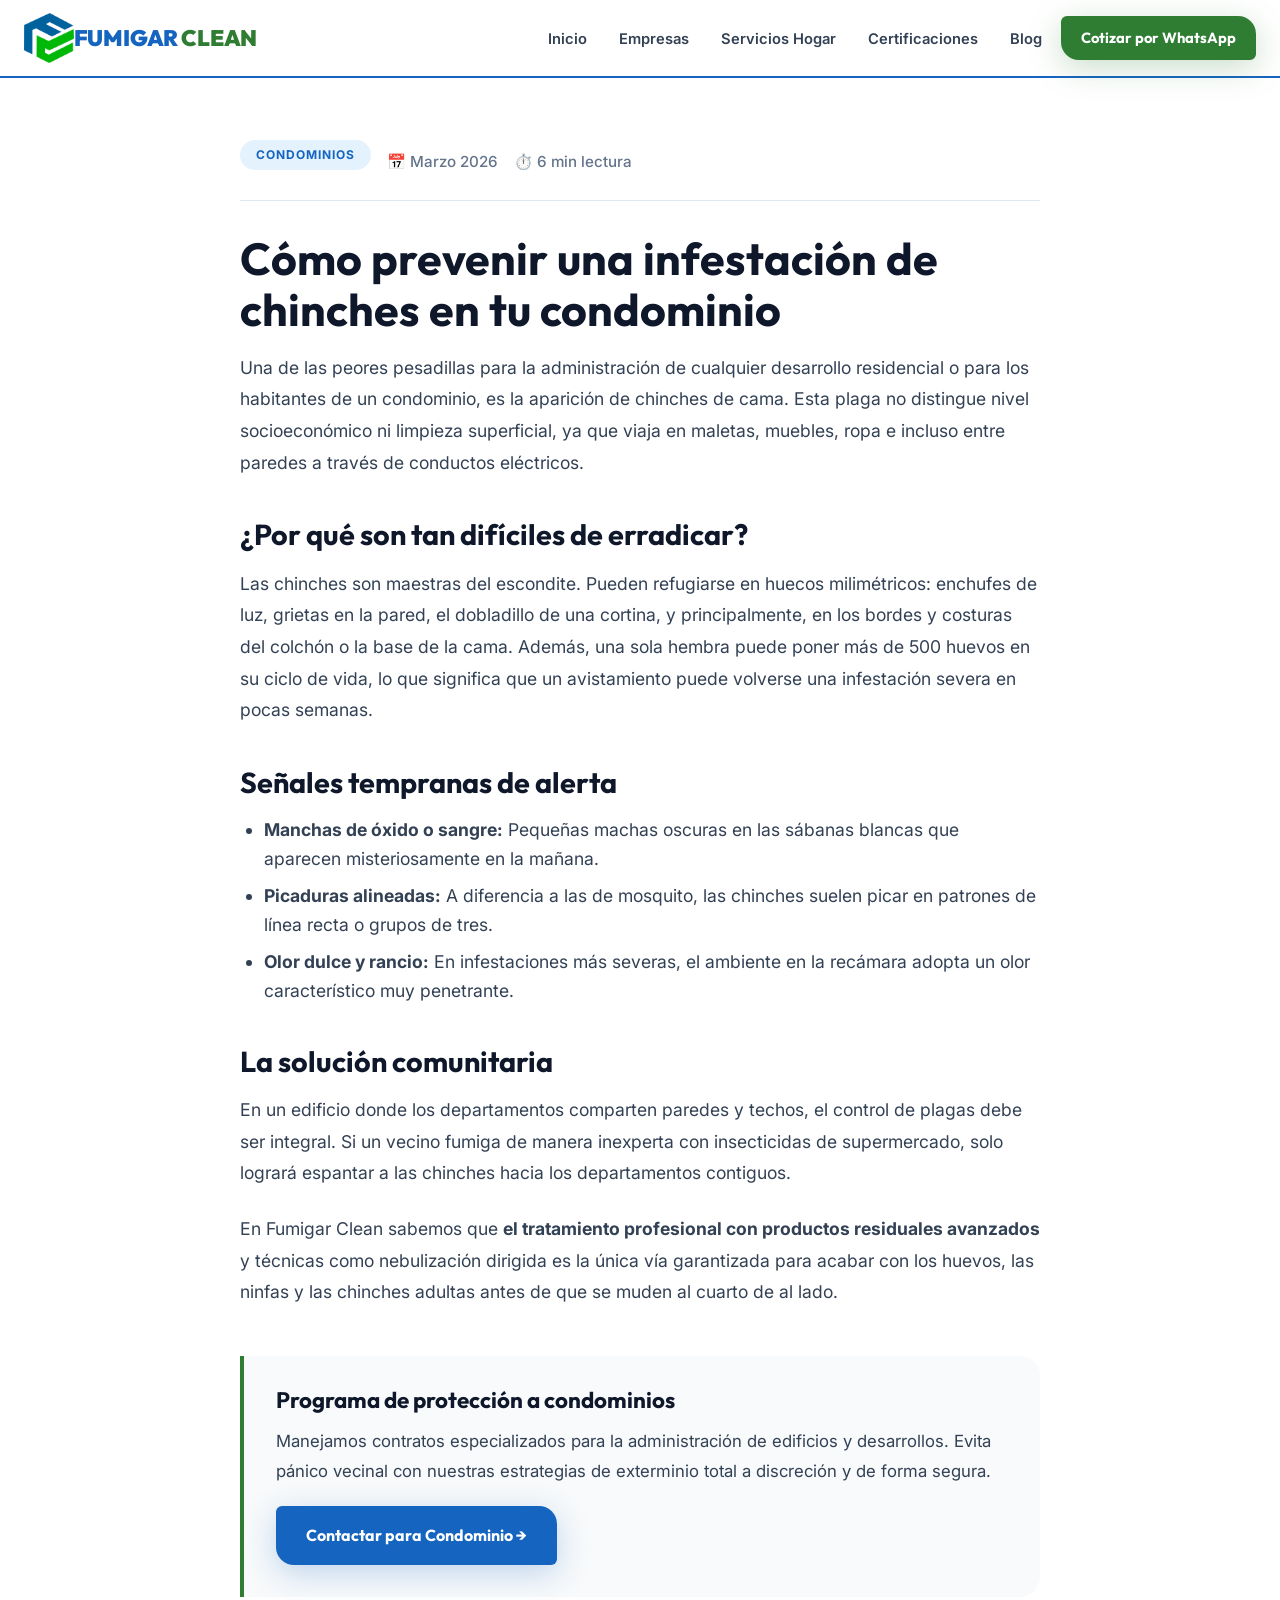
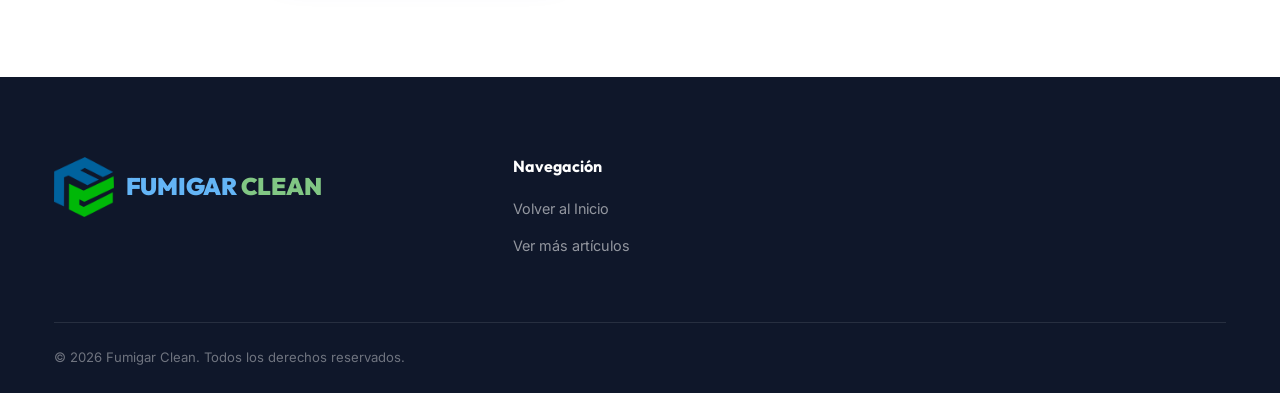
<file: blog-chinches-condominio.html>
<!DOCTYPE html>
<html lang="es">
<head>
    <meta charset="UTF-8">
    <meta name="viewport" content="width=device-width, initial-scale=1.0">
    <title>Prevenir chinches en tu condominio | Fumigar Clean</title>
    <meta name="description" content="Las chinches se propagan rápidamente. Aprende señales tempranas y soluciones en edificios y condominios.">
    <link rel="preconnect" href="https://fonts.googleapis.com">
    <link rel="preconnect" href="https://fonts.gstatic.com" crossorigin>
    <link href="https://fonts.googleapis.com/css2?family=Inter:wght@300;400;500;600;700&family=Outfit:wght@400;600;700;800;900&display=swap" rel="stylesheet">
    <link rel="stylesheet" href="styles.css">
</head>
<body>

    <!-- ======================== STICKY NAVIGATION ======================== -->
    <nav class="navbar" id="navbar">
        <div class="nav-container">
            <a href="index.html" class="nav-logo">
                <img src="logo.png" alt="Fumigar Clean" class="logo-img">
                <span class="logo-wordmark"><span class="logo-blue">FUMIGAR</span> <span class="logo-green">CLEAN</span></span>
            </a>
            <button class="nav-toggle" id="navToggle" aria-label="Abrir menú">
                <span></span><span></span><span></span>
            </button>
            <ul class="nav-menu" id="navMenu">
                <li><a href="index.html#inicio" class="nav-link">Inicio</a></li>
                <li><a href="index.html#servicios-b2b" class="nav-link">Empresas</a></li>
                <li><a href="index.html#servicios-b2c" class="nav-link">Servicios Hogar</a></li>
                <li><a href="index.html#certificaciones" class="nav-link">Certificaciones</a></li>
                <li><a href="index.html#blog" class="nav-link active">Blog</a></li>
                <li>
                    <a href="https://wa.me/5215513894899?text=Hola%2C%20quiero%20cotizar%20un%20servicio%20de%20Fumigar%20Clean" class="btn-nav-cta" target="_blank" rel="noopener">
                        Cotizar por WhatsApp
                    </a>
                </li>
            </ul>
        </div>
    </nav>

    <!-- ======================== BLOG ARTICLE ======================== -->
    <main class="container blog-article">
        <div class="blog-meta">
            <span class="section-tag tag-blue">Condominios</span>
            <span>📅 Marzo 2026</span>
            <span>⏱️ 6 min lectura</span>
        </div>
        
        <h1>Cómo prevenir una infestación de chinches en tu condominio</h1>
        
        <p>Una de las peores pesadillas para la administración de cualquier desarrollo residencial o para los habitantes de un condominio, es la aparición de chinches de cama. Esta plaga no distingue nivel socioeconómico ni limpieza superficial, ya que viaja en maletas, muebles, ropa e incluso entre paredes a través de conductos eléctricos.</p>

        <h2>¿Por qué son tan difíciles de erradicar?</h2>
        <p>Las chinches son maestras del escondite. Pueden refugiarse en huecos milimétricos: enchufes de luz, grietas en la pared, el dobladillo de una cortina, y principalmente, en los bordes y costuras del colchón o la base de la cama. Además, una sola hembra puede poner más de 500 huevos en su ciclo de vida, lo que significa que un avistamiento puede volverse una infestación severa en pocas semanas.</p>
        
        <h2>Señales tempranas de alerta</h2>
        <ul>
            <li><strong>Manchas de óxido o sangre:</strong> Pequeñas machas oscuras en las sábanas blancas que aparecen misteriosamente en la mañana.</li>
            <li><strong>Picaduras alineadas:</strong> A diferencia a las de mosquito, las chinches suelen picar en patrones de línea recta o grupos de tres.</li>
            <li><strong>Olor dulce y rancio:</strong> En infestaciones más severas, el ambiente en la recámara adopta un olor característico muy penetrante.</li>
        </ul>

        <h2>La solución comunitaria</h2>
        <p>En un edificio donde los departamentos comparten paredes y techos, el control de plagas debe ser integral. Si un vecino fumiga de manera inexperta con insecticidas de supermercado, solo logrará espantar a las chinches hacia los departamentos contiguos.</p>
        
        <p>En Fumigar Clean sabemos que <strong>el tratamiento profesional con productos residuales avanzados</strong> y técnicas como nebulización dirigida es la única vía garantizada para acabar con los huevos, las ninfas y las chinches adultas antes de que se muden al cuarto de al lado.</p>

        <div class="blog-article-cta">
            <h3>Programa de protección a condominios</h3>
            <p>Manejamos contratos especializados para la administración de edificios y desarrollos. Evita pánico vecinal con nuestras estrategias de exterminio total a discreción y de forma segura.</p>
            <a href="https://wa.me/5215513894899?text=Hola%2C%20represento%20a%20un%20condominio%20y%20necesito%20pl%C3%A1ticar%20sobre%20un%20plan%20de%20fumigaci%C3%B3n" class="btn btn-primary" target="_blank" rel="noopener">Contactar para Condominio →</a>
        </div>
    </main>

    <!-- ======================== FOOTER ======================== -->
    <footer class="footer" id="contacto">
        <div class="container">
            <div class="footer-grid">
                <div class="footer-brand">
                    <div class="footer-logo-wrap">
                        <img src="logo.png" alt="Fumigar Clean" style="height:60px;width:auto;">
                        <span class="footer-logo-text"><span style="color:#64B5F6">FUMIGAR</span> <span style="color:#81C784">CLEAN</span></span>
                    </div>
                </div>
                <div class="footer-links">
                    <h4>Navegación</h4>
                    <ul>
                        <li><a href="index.html">Volver al Inicio</a></li>
                        <li><a href="index.html#blog">Ver más artículos</a></li>
                    </ul>
                </div>
            </div>
            <div class="footer-bottom">
                <div class="footer-legal">
                    <span>© 2026 Fumigar Clean. Todos los derechos reservados.</span>
                </div>
            </div>
        </div>
    </footer>

    <script src="main.js"></script>
</body>
</html>
</file>
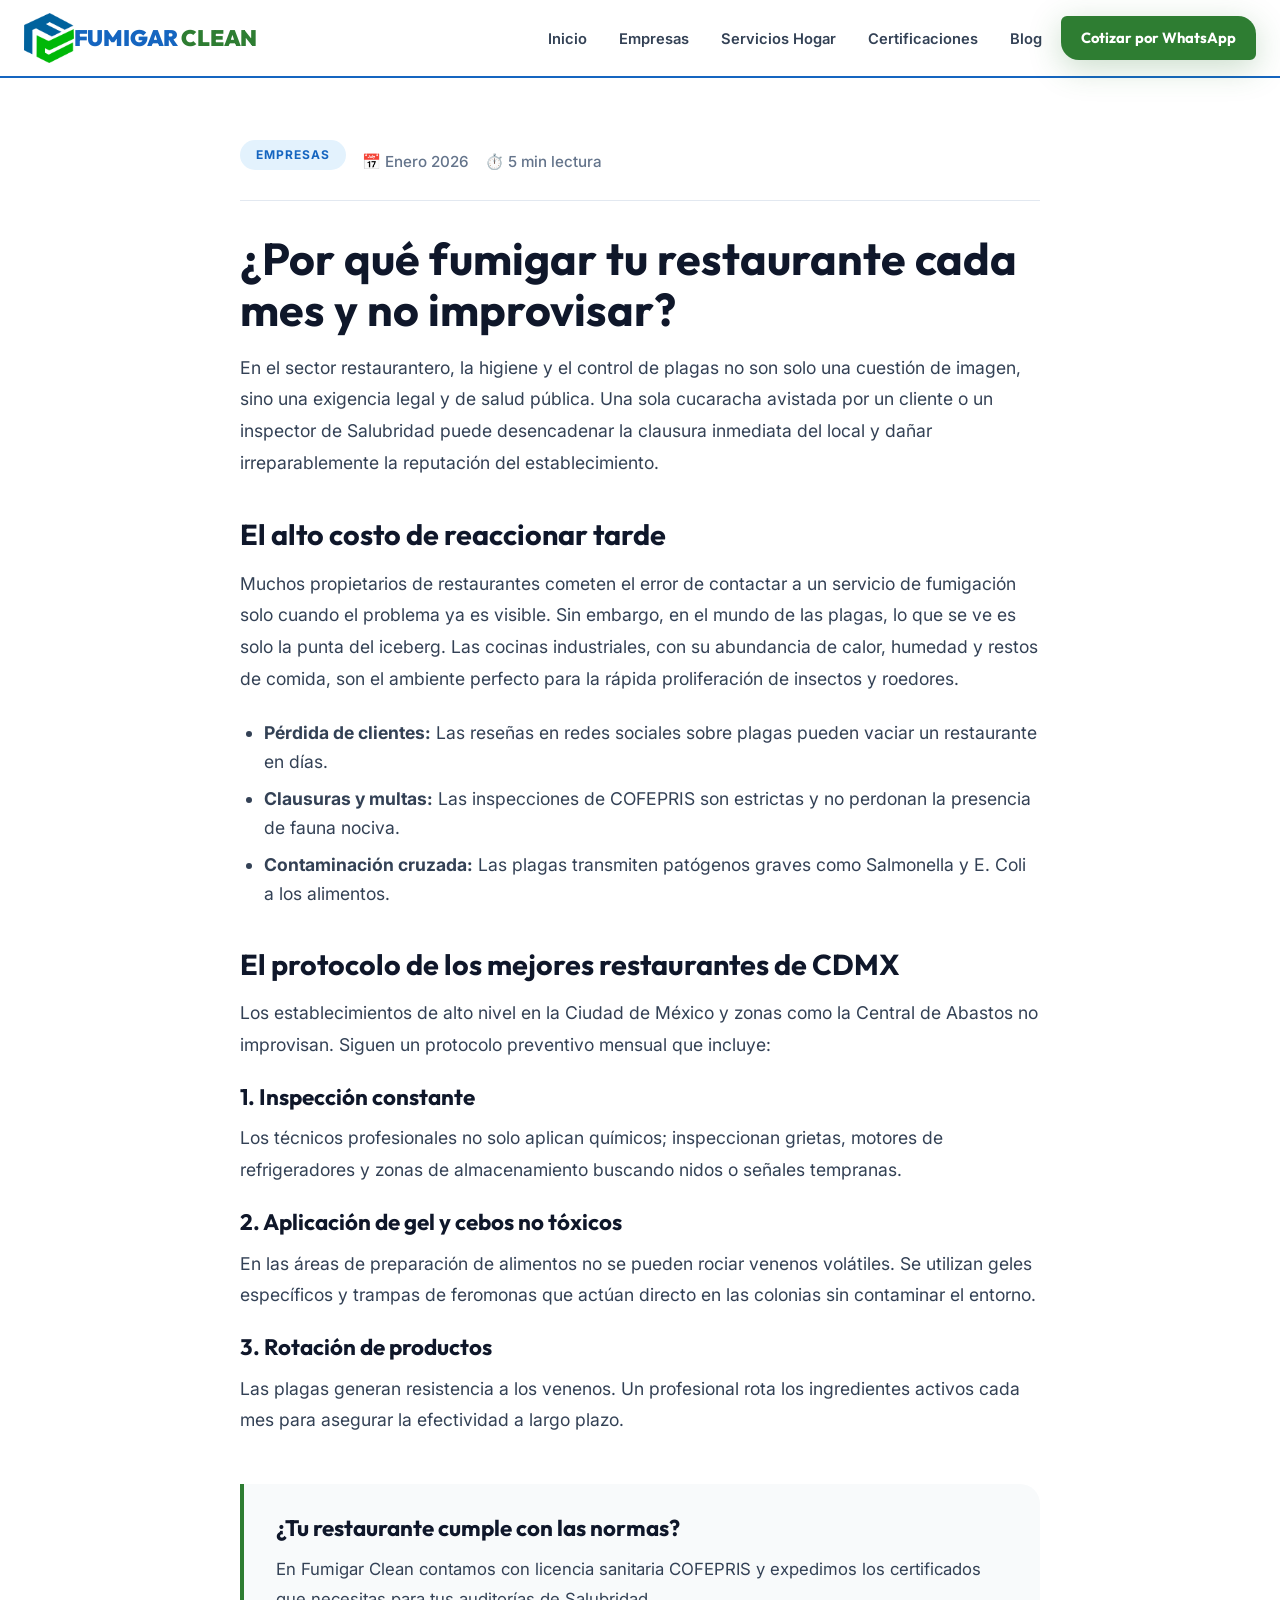
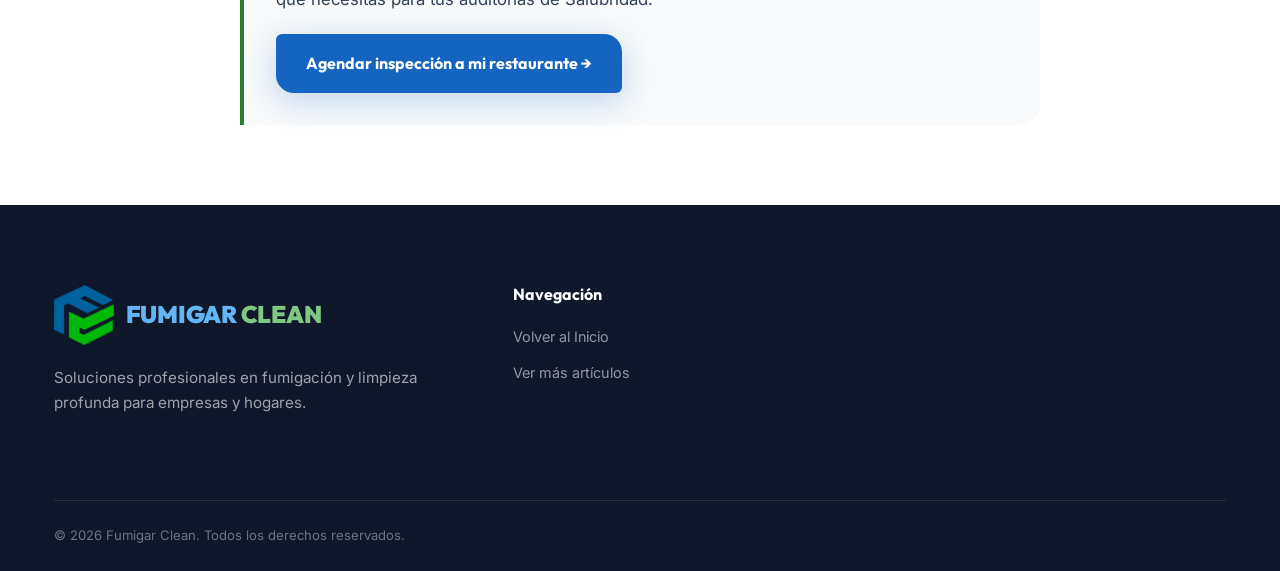
<file: blog-fumigacion-restaurantes.html>
<!DOCTYPE html>
<html lang="es">
<head>
    <meta charset="UTF-8">
    <meta name="viewport" content="width=device-width, initial-scale=1.0">
    <title>¿Por qué fumigar tu restaurante cada mes? | Fumigar Clean</title>
    <meta name="description" content="Una plaga en tu cocina puede costar una clausura. Descubre el protocolo preventivo que siguen los mejores restaurantes.">
    <link rel="preconnect" href="https://fonts.googleapis.com">
    <link rel="preconnect" href="https://fonts.gstatic.com" crossorigin>
    <link href="https://fonts.googleapis.com/css2?family=Inter:wght@300;400;500;600;700&family=Outfit:wght@400;600;700;800;900&display=swap" rel="stylesheet">
    <link rel="stylesheet" href="styles.css">
</head>
<body>

    <!-- ======================== STICKY NAVIGATION ======================== -->
    <nav class="navbar" id="navbar">
        <div class="nav-container">
            <a href="index.html" class="nav-logo">
                <img src="logo.png" alt="Fumigar Clean" class="logo-img">
                <span class="logo-wordmark"><span class="logo-blue">FUMIGAR</span> <span class="logo-green">CLEAN</span></span>
            </a>
            <button class="nav-toggle" id="navToggle" aria-label="Abrir menú">
                <span></span><span></span><span></span>
            </button>
            <ul class="nav-menu" id="navMenu">
                <li><a href="index.html#inicio" class="nav-link">Inicio</a></li>
                <li><a href="index.html#servicios-b2b" class="nav-link">Empresas</a></li>
                <li><a href="index.html#servicios-b2c" class="nav-link">Servicios Hogar</a></li>
                <li><a href="index.html#certificaciones" class="nav-link">Certificaciones</a></li>
                <li><a href="index.html#blog" class="nav-link active">Blog</a></li>
                <li>
                    <a href="https://wa.me/5215513894899?text=Hola%2C%20quiero%20cotizar%20un%20servicio%20de%20Fumigar%20Clean" class="btn-nav-cta" target="_blank" rel="noopener">
                        Cotizar por WhatsApp
                    </a>
                </li>
            </ul>
        </div>
    </nav>

    <!-- ======================== BLOG ARTICLE ======================== -->
    <main class="container blog-article">
        <div class="blog-meta">
            <span class="section-tag tag-blue">Empresas</span>
            <span>📅 Enero 2026</span>
            <span>⏱️ 5 min lectura</span>
        </div>
        
        <h1>¿Por qué fumigar tu restaurante cada mes y no improvisar?</h1>
        
        <p>En el sector restaurantero, la higiene y el control de plagas no son solo una cuestión de imagen, sino una exigencia legal y de salud pública. Una sola cucaracha avistada por un cliente o un inspector de Salubridad puede desencadenar la clausura inmediata del local y dañar irreparablemente la reputación del establecimiento.</p>

        <h2>El alto costo de reaccionar tarde</h2>
        <p>Muchos propietarios de restaurantes cometen el error de contactar a un servicio de fumigación solo cuando el problema ya es visible. Sin embargo, en el mundo de las plagas, lo que se ve es solo la punta del iceberg. Las cocinas industriales, con su abundancia de calor, humedad y restos de comida, son el ambiente perfecto para la rápida proliferación de insectos y roedores.</p>
        
        <ul>
            <li><strong>Pérdida de clientes:</strong> Las reseñas en redes sociales sobre plagas pueden vaciar un restaurante en días.</li>
            <li><strong>Clausuras y multas:</strong> Las inspecciones de COFEPRIS son estrictas y no perdonan la presencia de fauna nociva.</li>
            <li><strong>Contaminación cruzada:</strong> Las plagas transmiten patógenos graves como Salmonella y E. Coli a los alimentos.</li>
        </ul>

        <h2>El protocolo de los mejores restaurantes de CDMX</h2>
        <p>Los establecimientos de alto nivel en la Ciudad de México y zonas como la Central de Abastos no improvisan. Siguen un protocolo preventivo mensual que incluye:</p>

        <h3>1. Inspección constante</h3>
        <p>Los técnicos profesionales no solo aplican químicos; inspeccionan grietas, motores de refrigeradores y zonas de almacenamiento buscando nidos o señales tempranas.</p>

        <h3>2. Aplicación de gel y cebos no tóxicos</h3>
        <p>En las áreas de preparación de alimentos no se pueden rociar venenos volátiles. Se utilizan geles específicos y trampas de feromonas que actúan directo en las colonias sin contaminar el entorno.</p>

        <h3>3. Rotación de productos</h3>
        <p>Las plagas generan resistencia a los venenos. Un profesional rota los ingredientes activos cada mes para asegurar la efectividad a largo plazo.</p>

        <div class="blog-article-cta">
            <h3>¿Tu restaurante cumple con las normas?</h3>
            <p>En Fumigar Clean contamos con licencia sanitaria COFEPRIS y expedimos los certificados que necesitas para tus auditorías de Salubridad.</p>
            <a href="https://wa.me/5215513894899?text=Hola%2C%20necesito%20cotizar%20un%20servicio%20mensual%20para%20mi%20restaurante" class="btn btn-primary" target="_blank" rel="noopener">Agendar inspección a mi restaurante →</a>
        </div>
    </main>

    <!-- ======================== FOOTER ======================== -->
    <footer class="footer" id="contacto">
        <div class="container">
            <div class="footer-grid">
                <div class="footer-brand">
                    <div class="footer-logo-wrap">
                        <img src="logo.png" alt="Fumigar Clean" style="height:60px;width:auto;">
                        <span class="footer-logo-text"><span style="color:#64B5F6">FUMIGAR</span> <span style="color:#81C784">CLEAN</span></span>
                    </div>
                    <p class="footer-tagline">Soluciones profesionales en fumigación y limpieza profunda para empresas y hogares.</p>
                </div>
                <div class="footer-links">
                    <h4>Navegación</h4>
                    <ul>
                        <li><a href="index.html">Volver al Inicio</a></li>
                        <li><a href="index.html#blog">Ver más artículos</a></li>
                    </ul>
                </div>
            </div>
            <div class="footer-bottom">
                <div class="footer-legal">
                    <span>© 2026 Fumigar Clean. Todos los derechos reservados.</span>
                </div>
            </div>
        </div>
    </footer>

    <script src="main.js"></script>
</body>
</html>
</file>
<file: styles.css>
/* ================================================
   FUMIGAR CLEAN — STYLES.CSS
   Paleta: Azul Corporativo + Verde Ecológico
   ================================================ */

:root {
    --blue:          #1565C0;
    --blue-dark:     #0D47A1;
    --blue-light:    #E3F2FD;
    --blue-mid:      #1976D2;
    --green:         #2E7D32;
    --green-dark:    #1B5E20;
    --green-light:   #E8F5E9;
    --green-mid:     #388E3C;
    --green-bright:  #43A047;
    --white:         #FFFFFF;
    --off-white:     #F8FAFB;
    --gray-100:      #F1F5F9;
    --gray-200:      #E2E8F0;
    --gray-300:      #CBD5E1;
    --gray-500:      #64748B;
    --gray-700:      #334155;
    --gray-900:      #0F172A;
    --whatsapp:      #25D366;
    --whatsapp-dark: #128C7E;

    --font-head:  'Outfit', sans-serif;
    --font-body:  'Inter', sans-serif;

    --radius-sm:  6px;
    --radius-md:  12px;
    --radius-lg:  20px;
    --radius-xl:  32px;
    --radius-hex: 6px 18px 6px 18px; /* Angular/hexagonal feel */

    --shadow-sm:  0 1px 3px rgba(0,0,0,.08);
    --shadow-md:  0 4px 16px rgba(0,0,0,.10);
    --shadow-lg:  0 12px 40px rgba(0,0,0,.13);
    --shadow-xl:  0 24px 64px rgba(0,0,0,.16);
    --shadow-blue: 0 8px 32px rgba(21,101,192,.25);
    --shadow-green: 0 8px 32px rgba(46,125,50,.25);

    --transition: .3s cubic-bezier(.4,0,.2,1);
    --nav-h: 78px;
}

/* ── RESETS ── */
*, *::before, *::after { box-sizing: border-box; margin: 0; padding: 0; }
html { scroll-behavior: smooth; font-size: 16px; }
body {
    font-family: var(--font-body);
    color: var(--gray-700);
    background: var(--white);
    overflow-x: hidden;
    line-height: 1.65;
}
h1,h2,h3,h4,h5 { font-family: var(--font-head); line-height: 1.15; color: var(--gray-900); }
a { text-decoration: none; color: inherit; }
img { max-width: 100%; display: block; }
ul { list-style: none; }

/* ── UTILS ── */
.container { max-width: 1220px; margin: 0 auto; padding: 0 24px; }
.text-blue        { color: var(--blue); }
.text-green       { color: var(--green); }
.text-green-light { color: var(--green-bright); }
.text-light-gray  { color: rgba(255,255,255,.75); }
.bg-light         { background: var(--off-white); }

/* ── ANIMATIONS ── */
@keyframes fadeUp   { from { opacity:0; transform:translateY(28px); } to { opacity:1; transform:none; } }
@keyframes fadeIn   { from { opacity:0; } to { opacity:1; } }
@keyframes pulseWA  {
    0%   { box-shadow: 0 0 0 0 rgba(37,211,102,.6); }
    70%  { box-shadow: 0 0 0 14px rgba(37,211,102,0); }
    100% { box-shadow: 0 0 0 0 rgba(37,211,102,0); }
}
@keyframes slideDown { from { transform:translateY(-100%); opacity:0; } to { transform:none; opacity:1; } }

.animate-up        { animation: fadeUp .8s both; }
.delay-1           { animation-delay:.15s; }
.delay-2           { animation-delay:.30s; }
.delay-3           { animation-delay:.45s; }
.delay-4           { animation-delay:.60s; }

.card-animate      { opacity:0; transform:translateY(24px); transition: opacity .6s ease, transform .6s ease; }
.card-animate.visible { opacity:1; transform:none; }

/* ── BUTTONS ── */
.btn {
    display: inline-flex; align-items: center; gap: 10px;
    font-family: var(--font-head); font-weight: 700;
    border-radius: var(--radius-hex);
    border: 2px solid transparent;
    cursor: pointer; transition: var(--transition);
    padding: 14px 28px; font-size: 1rem; white-space: nowrap;
}
.btn-primary {
    background: var(--blue); color: var(--white);
    box-shadow: var(--shadow-blue);
}
.btn-primary:hover  { background: var(--blue-dark); transform: translateY(-2px); box-shadow: 0 12px 40px rgba(21,101,192,.35); }
.btn-secondary {
    background: var(--green); color: var(--white);
    box-shadow: var(--shadow-green);
}
.btn-secondary:hover { background: var(--green-dark); transform: translateY(-2px); }
.btn-outline-white  { border-color: rgba(255,255,255,.6); color: var(--white); }
.btn-outline-white:hover { background: rgba(255,255,255,.12); border-color: var(--white); }
.btn-white { background: var(--white); color: var(--blue); box-shadow: var(--shadow-md); }
.btn-white:hover { background: var(--blue-light); transform: translateY(-2px); }
.btn-lg  { padding: 16px 36px; font-size: 1.1rem; }
.btn-xl  { padding: 18px 40px; font-size: 1.2rem; }
.btn-hero { padding: 17px 34px; font-size: 1.1rem; border-radius: var(--radius-hex); }

/* ── SECTION TAGS ── */
.section-tag {
    display: inline-block; border-radius: 999px;
    font-size: .75rem; font-weight: 700; letter-spacing: .08em;
    text-transform: uppercase; padding: 5px 16px; margin-bottom: 14px;
}
.tag-blue  { background: var(--blue-light);  color: var(--blue); }
.tag-green { background: var(--green-light); color: var(--green); }

/* ── SECTION HEADERS ── */
.section-header { text-align: center; max-width: 760px; margin: 0 auto 64px; }
.section-header h2 { font-size: clamp(2rem, 4vw, 2.8rem); margin-bottom: 16px; }
.section-header p  { font-size: 1.1rem; color: var(--gray-500); line-height: 1.7; }
.section-header.light h2 { color: var(--white); }
.section-header.light p  { color: rgba(255,255,255,.75); }

/* ── NAVBAR ── */
.navbar {
    position: fixed; top:0; left:0; right:0; z-index: 1000;
    height: var(--nav-h);
    background: rgba(255,255,255,.97);
    backdrop-filter: blur(12px);
    border-bottom: 2px solid var(--blue);
    animation: slideDown .5s both;
    transition: box-shadow var(--transition);
}
.navbar.scrolled { box-shadow: var(--shadow-lg); }
.nav-container {
    display: flex; align-items: center; justify-content: space-between;
    height: 100%; max-width: 1280px; margin: 0 auto; padding: 0 24px; gap: 16px;
}
.nav-logo { display: flex; align-items: center; flex-shrink: 0; }
.logo-img  { height: 50px; width: auto; object-fit: contain; }
.logo-blue  { color: var(--blue); font-family: var(--font-head); font-weight:900; font-size: 1.4rem; }
.logo-green { color: var(--green); font-family: var(--font-head); font-weight:900; font-size: 1.4rem; }
.logo-wordmark {
    font-family: var(--font-head); font-weight: 900; font-size: 1.3rem;
    letter-spacing: -.01em; line-height: 1;
    display: flex; align-items: center; gap: 3px;
}
.footer-logo-wrap {
    display: flex; align-items: center; gap: 12px; margin-bottom: 20px;
}
.footer-logo-text {
    font-family: var(--font-head); font-weight: 900; font-size: 1.5rem;
    letter-spacing: -.01em;
}
.nav-menu { display: flex; align-items: center; gap: 6px; list-style: none; }
.nav-link {
    font-size: .92rem; font-weight: 600; color: var(--gray-700);
    padding: 8px 13px; border-radius: var(--radius-sm);
    transition: var(--transition); white-space: nowrap;
}
.nav-link:hover, .nav-link.active { color: var(--blue); background: var(--blue-light); }

.btn-nav-cta {
    display: inline-flex; align-items: center; gap: 8px;
    background: var(--green); color: var(--white);
    font-weight: 700; font-family: var(--font-head); font-size: .92rem;
    padding: 10px 20px; border-radius: var(--radius-hex);
    transition: var(--transition); white-space: nowrap;
    box-shadow: var(--shadow-green);
}
.btn-nav-cta:hover { background: var(--green-dark); transform: translateY(-1px); }

/* Hamburger */
.nav-toggle {
    display: none; flex-direction: column; gap: 5px;
    background: none; border: none; cursor: pointer; padding: 8px; z-index: 20; flex-shrink: 0;
}
.nav-toggle span {
    display: block; width: 26px; height: 2px;
    background: var(--gray-900); border-radius: 2px; transition: var(--transition);
}
.nav-toggle.open span:nth-child(1) { transform: translateY(7px) rotate(45deg); }
.nav-toggle.open span:nth-child(2) { opacity: 0; }
.nav-toggle.open span:nth-child(3) { transform: translateY(-7px) rotate(-45deg); }

/* ── HERO ── */
.hero {
    min-height: 100vh; 
    padding-top: var(--nav-h);
    position: relative;
    display: flex; align-items: center;
    background: linear-gradient(135deg, var(--gray-900) 0%, #0D2B52 55%, #1B4D1E 100%);
    overflow: hidden;
}
.hero-bg {
    position: absolute; inset: 0; z-index: 0;
    background:
        radial-gradient(ellipse 60% 70% at 85% 50%, rgba(21,101,192,.18) 0%, transparent 70%),
        radial-gradient(ellipse 50% 60% at 15% 80%, rgba(46,125,50,.18) 0%, transparent 70%);
}
.hero-img-overlay {
    position: absolute; inset: 0;
    background: linear-gradient(
        135deg,
        rgba(10,20,50,.88) 0%,
        rgba(10,20,50,.70) 50%,
        rgba(15,60,20,.65) 100%
    );
}
/* When user places their real image: add it here */
/* .hero-bg { background-image: url('img/sofa-hero.jpg'); background-size: cover; background-position: center; } */

.hero-content {
    position: relative; z-index: 2;
    max-width: 900px; margin: 0 auto;
    padding: 80px 24px 100px;
    text-align: center;
}
.hero-badge {
    display: inline-flex; align-items: center; gap: 8px;
    background: rgba(255,255,255,.10); border: 1px solid rgba(255,255,255,.2);
    color: rgba(255,255,255,.9); font-size: .85rem; font-weight: 600;
    padding: 8px 20px; border-radius: 999px; backdrop-filter: blur(8px);
    margin-bottom: 28px;
}
.badge-dot {
    width: 8px; height: 8px; border-radius: 50%;
    background: var(--green-bright);
    box-shadow: 0 0 0 4px rgba(67,160,71,.3);
    animation: pulseWA 2s infinite;
}
.hero-title {
    font-size: clamp(2.8rem, 6vw, 5rem); color: var(--white);
    margin-bottom: 24px; font-weight: 900; letter-spacing: -.02em;
}
.text-gradient-hero {
    background: linear-gradient(90deg, #64B5F6, #81C784);
    -webkit-background-clip: text; -webkit-text-fill-color: transparent; background-clip: text;
}
.hero-subtitle {
    font-size: clamp(1.05rem, 2vw, 1.25rem); color: rgba(255,255,255,.8);
    max-width: 680px; margin: 0 auto 40px; line-height: 1.7;
}
.hero-subtitle strong { color: var(--white); }
.hero-ctas { display: flex; justify-content: center; gap: 16px; flex-wrap: wrap; margin-bottom: 56px; }
.hero-stats {
    display: flex; justify-content: center; align-items: center;
    gap: 32px; flex-wrap: wrap;
    padding: 24px 40px; border-radius: var(--radius-lg);
    background: rgba(255,255,255,.07); backdrop-filter: blur(8px);
    border: 1px solid rgba(255,255,255,.12);
    display: inline-flex;
}
.stat { display: flex; flex-direction: column; align-items: center; }
.stat strong { font-family: var(--font-head); font-size: 2rem; font-weight: 900; color: var(--white); }
.stat span   { font-size: .8rem; color: rgba(255,255,255,.65); text-transform: uppercase; letter-spacing: .05em; }
.stat-divider { width: 1px; height: 44px; background: rgba(255,255,255,.2); }
.hero-scroll-indicator {
    position: absolute; bottom: 28px; left: 50%; transform: translateX(-50%);
    z-index: 2;
}
.hero-scroll-indicator span {
    display: block; width: 24px; height: 40px;
    border: 2px solid rgba(255,255,255,.35); border-radius: 12px;
    position: relative;
}
.hero-scroll-indicator span::after {
    content: ''; position: absolute; top: 6px; left: 50%; transform: translateX(-50%);
    width: 4px; height: 8px; background: rgba(255,255,255,.6); border-radius: 2px;
    animation: fadeUp 1.5s infinite;
}

/* ── TRUST BANNER ── */
.trust-banner {
    background: linear-gradient(90deg, var(--blue-dark) 0%, var(--blue) 60%, var(--green) 100%);
    padding: 0;
    position: relative; z-index: 10;
}
.trust-container {
    max-width: 1220px; margin: 0 auto; padding: 0 24px;
    display: flex; align-items: stretch; flex-wrap: wrap;
}
.trust-item {
    display: flex; align-items: center; gap: 14px;
    padding: 24px 28px; flex: 1; min-width: 240px;
}
.trust-item:hover { background: rgba(255,255,255,.07); }
.trust-icon { font-size: 2.2rem; flex-shrink: 0; }
.trust-item > div { display: flex; flex-direction: column; }
.trust-item strong { color: var(--white); font-size: 1rem; font-weight: 700; margin-bottom: 2px; }
.trust-item span   { color: rgba(255,255,255,.72); font-size: .84rem; }
.trust-sep { width: 1px; background: rgba(255,255,255,.18); self-align: stretch; margin: 16px 0; }

/* ── SERVICES SECTION ── */
.services-section { padding: 100px 0; }
.services-grid-4 {
    display: grid;
    grid-template-columns: repeat(auto-fit, minmax(270px, 1fr));
    gap: 28px;
}
.service-card {
    background: var(--white); border-radius: var(--radius-lg);
    overflow: hidden; box-shadow: var(--shadow-md);
    border: 1px solid var(--gray-200);
    display: flex; flex-direction: column;
    transition: transform var(--transition), box-shadow var(--transition);
}
.service-card:hover { transform: translateY(-8px); box-shadow: var(--shadow-xl); }

.service-card-img {
    height: 180px; position: relative;
    display: flex; align-items: center; justify-content: center;
}
.card-img-overlay {
    position: absolute; inset: 0;
    background: linear-gradient(180deg, rgba(0,0,0,.15) 0%, rgba(0,0,0,.5) 100%);
}
.service-num {
    position: absolute; top: 16px; right: 16px;
    font-family: var(--font-head); font-size: 2rem; font-weight: 900;
    color: rgba(255,255,255,.25); z-index: 1;
}
/* Card backgrounds — replace URL with real images */
.bg-fumigacion  { background: linear-gradient(135deg, #1A237E, #283593); }
.bg-lavado      { background: linear-gradient(135deg, #1B5E20, #2E7D32); }
.bg-auto        { background: linear-gradient(135deg, #0D47A1, #1565C0); }
.bg-desinfeccion{ background: linear-gradient(135deg, #004D40, #00695C); }
/* When you have real photos:
.bg-fumigacion   { background-image: url('img/fumigacion.jpg'); background-size: cover; background-position: center; }
.bg-lavado       { background-image: url('img/lavado-muebles.jpg'); background-size: cover; }
.bg-auto         { background-image: url('img/vestiduras.jpg'); background-size: cover; }
.bg-desinfeccion { background-image: url('img/sanitizacion.jpg'); background-size: cover; } */

/* Card background emoji fallbacks */
.bg-fumigacion::before  { content: '🦟'; font-size: 5.5rem; opacity: 1; position: relative; z-index: 2; filter: drop-shadow(0 8px 16px rgba(0,0,0,0.3)); }
.bg-lavado::before      { content: '🛋️'; font-size: 5.5rem; opacity: 1; position: relative; z-index: 2; filter: drop-shadow(0 8px 16px rgba(0,0,0,0.3)); }
.bg-auto::before        { content: '🚗'; font-size: 5.5rem; opacity: 1; position: relative; z-index: 2; filter: drop-shadow(0 8px 16px rgba(0,0,0,0.3)); }
.bg-desinfeccion::before{ content: '🧴'; font-size: 5.5rem; opacity: 1; position: relative; z-index: 2; filter: drop-shadow(0 8px 16px rgba(0,0,0,0.3)); }

.service-body  { padding: 28px; display: flex; flex-direction: column; flex: 1; gap: 12px; }
.service-icon-wrap {
    width: 52px; height: 52px; border-radius: var(--radius-hex);
    display: flex; align-items: center; justify-content: center; flex-shrink: 0;
}
.icon-blue  { background: var(--blue-light);  color: var(--blue); }
.icon-green { background: var(--green-light); color: var(--green); }
.service-body h3 { font-size: 1.25rem; color: var(--gray-900); }
.service-body p  { font-size: .95rem; color: var(--gray-500); line-height: 1.65; }
.service-tags { display: flex; flex-wrap: wrap; gap: 6px; }
.service-tags span {
    font-size: .75rem; font-weight: 600; padding: 3px 10px;
    border-radius: 999px; background: var(--gray-100); color: var(--gray-700);
}
.btn-service {
    margin-top: auto; display: inline-flex; align-items: center;
    font-weight: 700; font-family: var(--font-head); font-size: .9rem;
    color: var(--blue); padding: 10px 0; border-top: 1px solid var(--gray-100);
    transition: var(--transition);
}
.btn-service:hover { color: var(--blue-dark); gap: 4px; }

.section-cta-wrap { text-align: center; margin-top: 56px; }

/* ── INDUSTRIES ── */
.industries-section {
    background: linear-gradient(135deg, var(--gray-900) 0%, #0D2B52 60%, #0F3311 100%);
    padding: 100px 0;
}
.industries-grid {
    display: grid;
    grid-template-columns: repeat(auto-fit, minmax(220px, 1fr));
    gap: 20px;
}
.industry-card {
    background: rgba(255,255,255,.06); border: 1px solid rgba(255,255,255,.12);
    border-radius: var(--radius-lg); padding: 32px 24px;
    text-align: center; position: relative;
    transition: var(--transition); cursor: default;
    backdrop-filter: blur(4px);
}
.industry-card:hover { background: rgba(255,255,255,.11); transform: translateY(-4px); }
.industry-icon { font-size: 2.8rem; margin-bottom: 16px; }
.industry-card h4 { font-size: 1.1rem; color: var(--white); margin-bottom: 10px; }
.industry-card p  { font-size: .88rem; color: rgba(255,255,255,.65); line-height: 1.6; }
.industry-card strong { color: var(--green-bright); }
.industry-badge {
    position: absolute; top: 16px; right: 16px;
    background: var(--green); color: var(--white);
    font-size: .68rem; font-weight: 700; text-transform: uppercase;
    letter-spacing: .05em; padding: 4px 10px; border-radius: 999px;
}

/* ── B2C SECTION ── */
.b2c-grid {
    display: grid;
    grid-template-columns: repeat(auto-fit, minmax(260px, 1fr));
    gap: 28px;
}
.b2c-card {
    background: var(--white); border-radius: var(--radius-lg);
    border: 1px solid var(--gray-200); padding: 36px 28px;
    display: flex; flex-direction: column; gap: 16px;
    box-shadow: var(--shadow-sm);
    transition: transform var(--transition), box-shadow var(--transition);
    border-top: 4px solid var(--green);
}
.b2c-card:hover { transform: translateY(-6px); box-shadow: var(--shadow-lg); }
.b2c-icon { font-size: 2.8rem; }
.b2c-card h3 { font-size: 1.25rem; color: var(--gray-900); }
.b2c-card p  { font-size: .95rem; color: var(--gray-500); line-height: 1.65; }
.b2c-list li {
    font-size: .9rem; color: var(--gray-700);
    padding: 4px 0; font-weight: 500;
}
.btn-service-green {
    margin-top: auto; display: inline-flex; align-items: center;
    font-weight: 700; font-family: var(--font-head); font-size: .9rem;
    color: var(--green); padding: 10px 0; border-top: 1px solid var(--gray-100);
    transition: var(--transition);
}
.btn-service-green:hover { color: var(--green-dark); }

/* ── CERTIFICACIONES ── */
.cert-section { padding: 100px 0; background: var(--off-white); }
.cert-wrapper {
    display: grid; grid-template-columns: 1fr 1fr;
    gap: 64px; align-items: center;
}
.cert-content { display: flex; flex-direction: column; gap: 20px; }
.cert-content h2 { font-size: clamp(2rem, 3.5vw, 2.6rem); }
.cert-content > p { font-size: 1.05rem; color: var(--gray-500); line-height: 1.7; }
.cert-list { display: flex; flex-direction: column; gap: 16px; }
.cert-item {
    display: flex; align-items: flex-start; gap: 16px;
    padding: 16px 20px; border-radius: var(--radius-md);
    background: var(--white); border: 1px solid var(--gray-200);
    box-shadow: var(--shadow-sm);
}
.cert-check {
    width: 32px; height: 32px; border-radius: 50%;
    background: var(--green-light); color: var(--green);
    display: flex; align-items: center; justify-content: center;
    font-weight: 800; font-size: 1rem; flex-shrink: 0;
}
.cert-item > div { display: flex; flex-direction: column; gap: 3px; }
.cert-item strong { font-size: 1rem; color: var(--gray-900); }
.cert-item span   { font-size: .875rem; color: var(--gray-500); }

.cert-visual { display: flex; flex-direction: column; gap: 24px; align-items: center; width: 100%; }

/* ── CERTIFICATE PREMIUM CARD ── */
.cert-card-premium {
    background: linear-gradient(145deg, #ffffff, #f4f7f9);
    border: 1px solid var(--gray-200);
    border-radius: var(--radius-lg);
    box-shadow: 0 16px 40px rgba(15, 23, 42, 0.08);
    width: 100%;
    max-width: 340px;
    overflow: hidden;
    display: flex;
    flex-direction: column;
}
.cert-card-header {
    background: linear-gradient(135deg, var(--blue-dark), var(--blue));
    padding: 24px;
    display: flex;
    justify-content: space-between;
    align-items: center;
    position: relative;
}
.cert-card-logo {
    height: 48px;
    width: auto;
    filter: brightness(0) invert(1);
}
.cert-shield-icon {
    color: var(--green-light);
    background: rgba(255,255,255,0.15);
    padding: 10px;
    border-radius: 12px;
    backdrop-filter: blur(4px);
    display: flex;
    align-items: center;
    justify-content: center;
}
.cert-card-body {
    padding: 32px 24px;
    text-align: center;
}
.cert-card-body h4 {
    font-size: 1.4rem;
    color: var(--gray-900);
    margin-bottom: 6px;
    font-family: var(--font-head);
    font-weight: 800;
}
.cert-agency {
    font-size: 1.05rem;
    color: var(--gray-500);
    font-weight: 600;
    margin-bottom: 20px;
    letter-spacing: 0.02em;
}
.cert-status {
    display: inline-flex;
    align-items: center;
    gap: 8px;
    background: var(--green-light);
    color: var(--green-dark);
    padding: 8px 16px;
    border-radius: 999px;
    font-size: 0.85rem;
    font-weight: 700;
    text-transform: uppercase;
    letter-spacing: 0.05em;
    margin: 0 auto;
}
@keyframes pulseWA {
    0% { box-shadow: 0 0 0 0 rgba(46, 125, 50, 0.5); }
    70% { box-shadow: 0 0 0 10px rgba(46, 125, 50, 0); }
    100% { box-shadow: 0 0 0 0 rgba(46, 125, 50, 0); }
}
.pulse-dot {
    width: 10px;
    height: 10px;
    background-color: var(--green);
    border-radius: 50%;
    box-shadow: 0 0 0 0 rgba(46, 125, 50, 0.4);
    animation: pulseWA 2s infinite;
}
.cert-card-footer {
    background: var(--gray-100);
    padding: 16px;
    border-top: 1px solid var(--gray-200);
    text-align: center;
}
.cert-verified-tag {
    display: inline-flex;
    align-items: center;
    justify-content: center;
    gap: 6px;
    color: var(--green);
    font-weight: 700;
    font-size: 0.95rem;
}
.cert-note {
    font-size: .95rem; color: var(--gray-500); text-align: center;
    max-width: 340px; line-height: 1.6;
}

/* ── REVIEWS ── */
.reviews-section { padding: 100px 0; }
.reviews-grid {
    display: grid;
    grid-template-columns: repeat(auto-fit, minmax(300px, 1fr));
    gap: 24px;
}
.review-card {
    background: var(--white); border-radius: var(--radius-lg);
    padding: 32px 28px; border: 1px solid var(--gray-200);
    box-shadow: var(--shadow-sm); position: relative;
    display: flex; flex-direction: column; gap: 16px;
    transition: transform var(--transition), box-shadow var(--transition);
}
.review-card:hover { transform: translateY(-4px); box-shadow: var(--shadow-md); }
.review-card.featured {
    border-color: var(--green); border-top: 4px solid var(--green);
    box-shadow: var(--shadow-green);
}
.review-featured-label {
    position: absolute; top: 24px; right: 24px;
    background: var(--green); color: var(--white);
    font-size: .72rem; font-weight: 700; text-transform: uppercase;
    letter-spacing: .06em; padding: 4px 12px; border-radius: 999px;
}
.review-stars { color: #F59E0B; font-size: 1.2rem; letter-spacing: 2px; }
.review-card p { font-size: .95rem; color: var(--gray-700); line-height: 1.7; font-style: italic; flex: 1; }
.review-author { display: flex; align-items: center; gap: 14px; margin-top: auto; }
.review-avatar {
    width: 46px; height: 46px; border-radius: 50%;
    background: linear-gradient(135deg, var(--blue), var(--green));
    color: var(--white); font-weight: 800; font-family: var(--font-head);
    font-size: 1.1rem; display: flex; align-items: center; justify-content: center;
    flex-shrink: 0;
}
.review-author strong { display: block; font-size: 1rem; color: var(--gray-900); }
.review-author span   { font-size: .82rem; color: var(--gray-500); }

/* ── BLOG ── */
.blog-section { padding: 100px 0; background: var(--off-white); }
.blog-grid {
    display: grid;
    grid-template-columns: repeat(auto-fit, minmax(300px, 1fr));
    gap: 28px;
}
.blog-card {
    background: var(--white); border-radius: var(--radius-lg);
    overflow: hidden; border: 1px solid var(--gray-200);
    box-shadow: var(--shadow-sm);
    transition: transform var(--transition), box-shadow var(--transition);
}
.blog-card:hover { transform: translateY(-6px); box-shadow: var(--shadow-lg); }
.blog-img {
    height: 200px; position: relative;
    display: flex; align-items: flex-start; justify-content: flex-end;
    padding: 16px;
}
.blog-img-1 { background: linear-gradient(135deg, #1A237E, #283593); }
.blog-img-2 { background: linear-gradient(135deg, #1B5E20, #388E3C); }
.blog-img-3 { background: linear-gradient(135deg, #0D47A1, #01579B); }
.blog-img-1::before { content: '🍽️'; font-size: 5rem; position: absolute; bottom: 16px; left: 20px; opacity: .3; }
.blog-img-2::before { content: '🛏️'; font-size: 5rem; position: absolute; bottom: 16px; left: 20px; opacity: .3; }
.blog-img-3::before { content: '🏙️'; font-size: 5rem; position: absolute; bottom: 16px; left: 20px; opacity: .3; }
/* When real images: .blog-img-1 { background-image: url('img/blog-restaurante.jpg'); background-size: cover; } */

.blog-category {
    background: rgba(255,255,255,.15); backdrop-filter: blur(6px);
    border: 1px solid rgba(255,255,255,.25); color: var(--white);
    font-size: .75rem; font-weight: 700; text-transform: uppercase;
    letter-spacing: .06em; padding: 5px 14px; border-radius: 999px;
    position: relative; z-index: 1;
}
.blog-body { padding: 28px; display: flex; flex-direction: column; gap: 12px; }
.blog-meta { font-size: .8rem; color: var(--gray-500); font-weight: 500; }
.blog-body h3 { font-size: 1.15rem; color: var(--gray-900); line-height: 1.4; }
.blog-body p  { font-size: .9rem; color: var(--gray-500); line-height: 1.65; }
.blog-link {
    font-weight: 700; font-family: var(--font-head); font-size: .9rem;
    color: var(--green); display: inline-flex; align-items: center;
    padding-top: 8px; border-top: 1px solid var(--gray-100); transition: var(--transition);
}
.blog-link:hover { color: var(--green-dark); }

/* ── URGENCY SECTION ── */
.urgency-section {
    background: linear-gradient(135deg, var(--blue-dark) 0%, var(--blue) 50%, var(--green) 100%);
    padding: 80px 0;
}
.urgency-content {
    display: flex; align-items: center; justify-content: space-between;
    gap: 40px; flex-wrap: wrap;
}
.urgency-text { flex: 1; min-width: 280px; }
.urgency-text h2 { font-size: clamp(1.6rem, 3vw, 2.2rem); color: var(--white); margin-bottom: 12px; }
.urgency-text p  { color: rgba(255,255,255,.8); font-size: 1.05rem; }
.urgency-actions {
    display: flex; flex-direction: column; align-items: flex-end; gap: 14px;
}
.urgency-phone a {
    font-family: var(--font-head); font-size: 2.2rem; font-weight: 900;
    color: var(--white); letter-spacing: .02em;
    text-shadow: 0 2px 16px rgba(0,0,0,.3);
    transition: var(--transition);
}
.urgency-phone a:hover { color: #B2FFB7; }

/* ── FOOTER ── */
.footer { background: var(--gray-900); padding: 80px 0 0; }
.footer-grid {
    display: grid;
    grid-template-columns: 2fr 1fr 1fr 1fr;
    gap: 48px; padding-bottom: 64px;
}
.footer-logo   { height: 56px; width: auto; margin-bottom: 20px; }
.footer-tagline { color: rgba(255,255,255,.6); font-size: .95rem; line-height: 1.7; margin-bottom: 20px; }
.footer-contact-items { display: flex; flex-direction: column; gap: 10px; margin-bottom: 24px; }
.footer-contact-link {
    display: inline-flex; align-items: center; gap: 10px;
    color: rgba(255,255,255,.8); font-weight: 600; font-size: .95rem;
    transition: var(--transition);
}
.footer-contact-link:hover { color: var(--green-bright); }
.footer-social { display: flex; gap: 12px; }
.social-btn {
    width: 40px; height: 40px; border-radius: var(--radius-sm);
    background: rgba(255,255,255,.08); border: 1px solid rgba(255,255,255,.12);
    display: flex; align-items: center; justify-content: center;
    color: rgba(255,255,255,.75); transition: var(--transition);
}
.social-btn:hover { background: var(--blue); color: var(--white); border-color: var(--blue); }

.footer-links h4 {
    font-family: var(--font-head); font-size: 1rem; font-weight: 700;
    color: var(--white); margin-bottom: 20px;
}
.footer-links ul { display: flex; flex-direction: column; gap: 10px; }
.footer-links a {
    color: rgba(255,255,255,.55); font-size: .9rem; transition: var(--transition);
}
.footer-links a:hover { color: var(--green-bright); padding-left: 4px; }

.footer-bottom {
    border-top: 1px solid rgba(255,255,255,.1);
    padding: 24px 0;
    display: flex; justify-content: space-between; align-items: center;
    flex-wrap: wrap; gap: 12px;
}
.footer-legal {
    display: flex; align-items: center; gap: 10px; flex-wrap: wrap;
    font-size: .82rem; color: rgba(255,255,255,.4);
}
.footer-legal a { color: rgba(255,255,255,.55); }
.footer-legal a:hover { color: var(--green-bright); }
.footer-zone { font-size: .82rem; color: rgba(255,255,255,.35); }

/* ── FLOATING WHATSAPP ── */
.floating-wa {
    position: fixed; bottom: 28px; right: 28px; z-index: 999;
    display: flex; align-items: center; gap: 10px;
    background: var(--whatsapp); color: var(--white);
    border-radius: 999px; padding: 14px 22px 14px 18px;
    box-shadow: 0 6px 24px rgba(37,211,102,.45);
    animation: pulseWA 2.2s infinite;
    transition: var(--transition);
    font-family: var(--font-head); font-weight: 700; font-size: .95rem;
}
.floating-wa:hover { background: var(--whatsapp-dark); animation: none; transform: scale(1.05); box-shadow: 0 10px 32px rgba(18,140,126,.5); }
.floating-wa-label { white-space: nowrap; }

/* ── GALLERY ── */
.gallery-section { padding: 100px 0; background: var(--white); }
.gallery-grid {
    display: grid;
    grid-template-columns: repeat(auto-fit, minmax(220px, 1fr));
    gap: 20px;
}
.gallery-item {
    position: relative; border-radius: var(--radius-md); overflow: hidden;
    height: 320px; box-shadow: var(--shadow-sm); cursor: pointer;
    background: var(--gray-100);
}
.gallery-item img {
    width: 100%; height: 100%; object-fit: cover;
    transition: transform 0.6s cubic-bezier(0.2, 0.8, 0.2, 1);
    background-color: #E2E8F0;
    color: #64748B;
    display: flex; align-items: center; justify-content: center;
    text-align: center; font-size: 0.9rem; padding: 20px;
}
.gallery-item img::after {
    content: "(Falta agregar foto aquí)";
    display: block; position: absolute;
    top: 50%; left: 50%; transform: translate(-50%, -50%);
}
.gallery-item:hover img { transform: scale(1.08); }
.gallery-overlay {
    position: absolute; inset: 0;
    background: linear-gradient(to top, rgba(0,0,0,0.85) 0%, transparent 60%);
    display: flex; align-items: flex-end; padding: 24px;
    opacity: 0; transition: opacity 0.3s ease;
}
.gallery-item:hover .gallery-overlay { opacity: 1; }
.gallery-overlay span {
    color: var(--white); font-weight: 700; font-family: var(--font-head);
    font-size: 1.05rem; transform: translateY(10px); transition: transform 0.3s ease;
    text-shadow: 0 2px 4px rgba(0,0,0,0.5); line-height: 1.3;
}
.gallery-item:hover .gallery-overlay span { transform: translateY(0); }

/* ── BLOG ARTICLE ── */
.blog-article { padding: 140px 0 80px; max-width: 800px; margin: 0 auto; }
.blog-article h1 { font-size: clamp(2rem, 4vw, 2.8rem); margin-bottom: 16px; color: var(--gray-900); }
.blog-article .blog-meta { font-size: .95rem; color: var(--gray-500); margin-bottom: 32px; border-bottom: 1px solid var(--gray-200); padding-bottom: 16px; display: flex; gap: 16px; align-items: center; }
.blog-article p { font-size: 1.1rem; color: var(--gray-700); line-height: 1.8; margin-bottom: 24px; }
.blog-article h2 { font-size: 1.8rem; margin: 40px 0 16px; color: var(--gray-900); }
.blog-article h3 { font-size: 1.4rem; margin: 24px 0 12px; color: var(--gray-900); }
.blog-article ul { list-style: disc; padding-left: 24px; margin-bottom: 24px; font-size: 1.1rem; color: var(--gray-700); }
.blog-article li { margin-bottom: 8px; }
.blog-article img { border-radius: var(--radius-lg); margin-bottom: 32px; width: 100%; height: auto; object-fit: cover; max-height: 400px; }
.blog-article-cta { background: var(--off-white); border-left: 4px solid var(--green); padding: 32px; border-radius: 0 var(--radius-lg) var(--radius-lg) 0; margin-top: 48px; display: flex; flex-direction: column; align-items: flex-start; }
.blog-article-cta h3 { margin-top: 0; margin-bottom: 12px; }
.blog-article-cta p { margin-bottom: 20px; font-size: 1.05rem; }

/* ── RESPONSIVE ── */
@media (max-width: 1024px) {
    .footer-grid { grid-template-columns: 1fr 1fr; }
    .cert-wrapper { grid-template-columns: 1fr; }
    .cert-visual { order: -1; }
}

@media (max-width: 768px) {
    :root { --nav-h: 68px; }
    .nav-menu {
        position: fixed; top: var(--nav-h); left: 0; right: 0;
        background: var(--white); flex-direction: column; align-items: stretch;
        padding: 16px; gap: 4px;
        border-bottom: 2px solid var(--blue);
        box-shadow: var(--shadow-lg);
        display: none;
    }
    .nav-menu.open { display: flex; }
    .nav-link { padding: 12px 16px; border-radius: var(--radius-sm); }
    .btn-nav-cta { padding: 14px 16px; border-radius: var(--radius-sm); }
    .nav-toggle { display: flex; }

    .hero-stats { flex-direction: column; gap: 12px; }
    .stat-divider { width: 80%; height: 1px; }
    .hero-ctas { flex-direction: column; align-items: center; }
    .btn-hero { width: 100%; max-width: 340px; justify-content: center; }

    .trust-container { flex-direction: column; }
    .trust-sep { width: 80%; height: 1px; margin: 0 auto; }

    .footer-grid { grid-template-columns: 1fr; gap: 32px; }
    .footer-bottom { flex-direction: column; text-align: center; }

    .urgency-content { flex-direction: column; text-align: center; }
    .urgency-actions { align-items: center; }
    .urgency-actions .btn { width: 100%; max-width: 320px; justify-content: center; }

    .floating-wa-label { display: none; }
    .floating-wa { padding: 16px; border-radius: 50%; }

    .industries-grid { grid-template-columns: 1fr 1fr; }
}

@media (max-width: 480px) {
    .industries-grid { grid-template-columns: 1fr; }
    .reviews-grid { grid-template-columns: 1fr; }
    .blog-grid { grid-template-columns: 1fr; }
}
</file>
